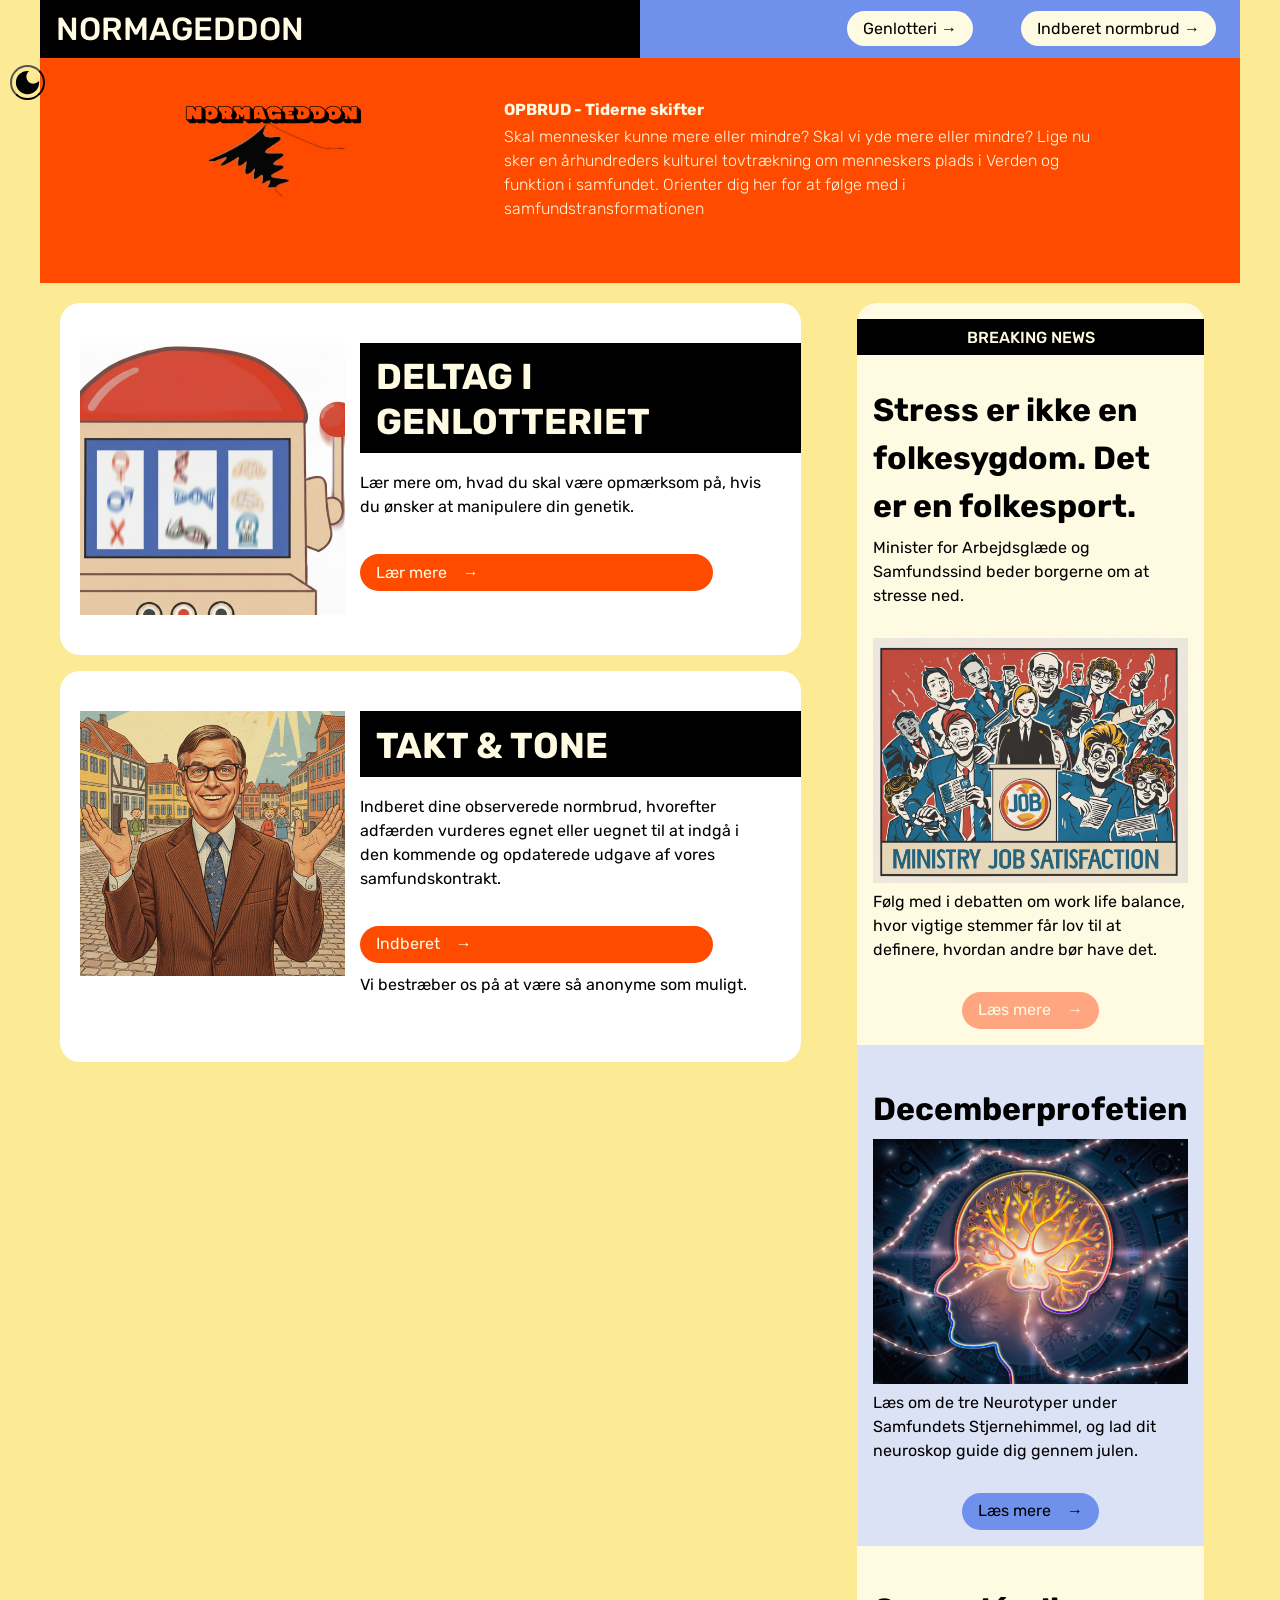
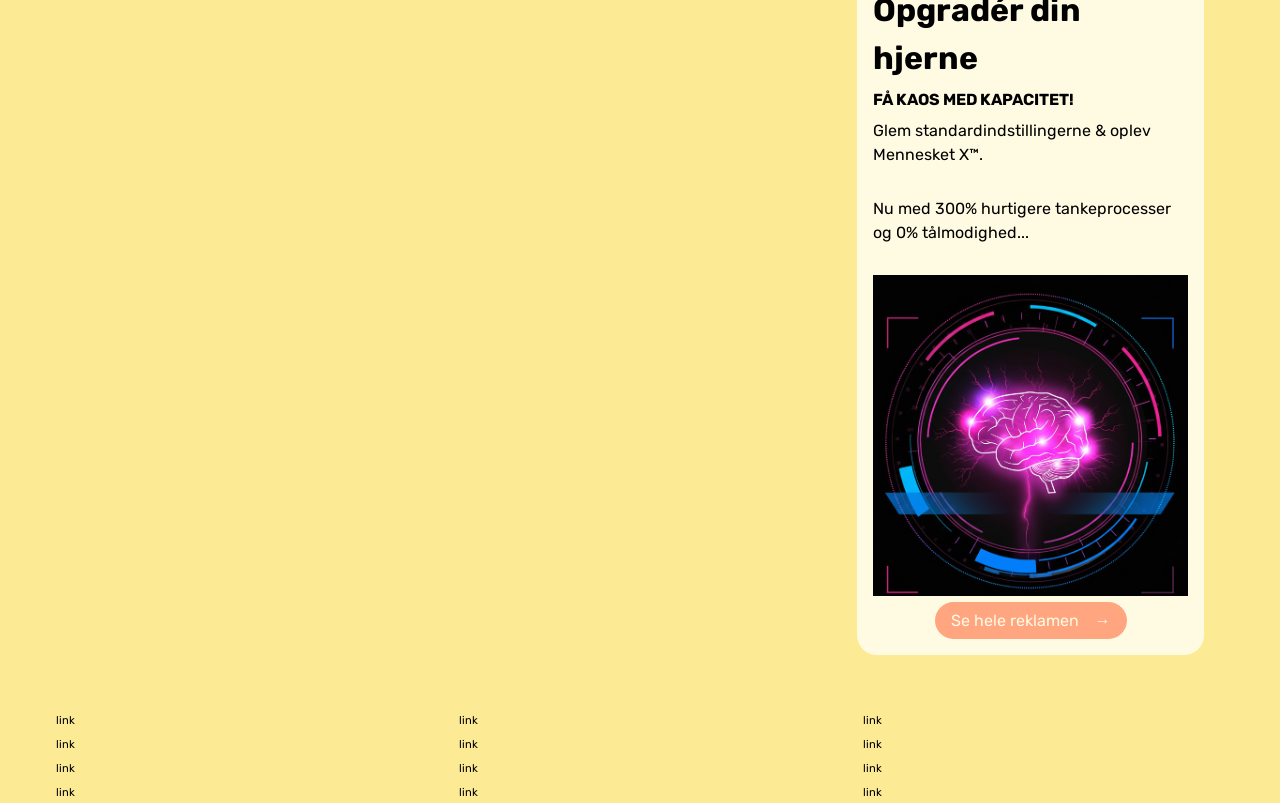
<file: index.html>
<!DOCTYPE html>
<html lang="en">
  <head>
    <meta charset="UTF-8" />
    <meta http-equiv="X-UA-Compatible" content="IE=edge" />
    <meta name="viewport" content="width=device-width, initial-scale=1.0" />
    <link rel="stylesheet" href="css/reset.css" />
    <link rel="stylesheet" href="css/custom.css" />
    <link rel="stylesheet" href="css/fonts.css" />
    <link rel="stylesheet" href="css/general.css" />
    <link rel="stylesheet" href="css/layout.css" />
    <link rel="stylesheet" href="css/burger.css" />
    <link rel="stylesheet" href="css/cards.css" />
    <link rel="icon" type="image/png" href="img/fav.png" />
    <title>Normageddon</title>
  </head>  
  <body id="frontpage">
    <header>
      <nav>
        <div id="logotype-wrapper" class="logo">
          <a href="index.html"> NORMAGEDDON </a>
        </div>
        <ul class="menu">
          <li><a class="menuItem" href="instruction.html">Genlotteri</a></li>
          <li><a class="menuItem" href="register.html">Indberet normbrud</a></li>
        </ul>
        <button class="burger">
          <span class="line"></span>
          <span class="line"></span>
          <span class="line"></span>
        </button>
      </nav>
    </header>
    <button id="theme-switch">
    <svg xmlns="http://www.w3.org/2000/svg" height="24px" viewBox="0 -960 960 960" width="24px" fill="#1f1f1f"><path d="M480-120q-150 0-255-105T120-480q0-150 105-255t255-105q14 0 27.5 1t26.5 3q-41 29-65.5 75.5T444-660q0 90 63 153t153 63q55 0 101-24.5t75-65.5q2 13 3 26.5t1 27.5q0 150-105 255T480-120Z"/></svg>
    <svg xmlns="http://www.w3.org/2000/svg" height="24px" viewBox="0 -960 960 960" width="24px" fill="#1f1f1f"><path d="M480-280q-83 0-141.5-58.5T280-480q0-83 58.5-141.5T480-680q83 0 141.5 58.5T680-480q0 83-58.5 141.5T480-280ZM200-440H40v-80h160v80Zm720 0H760v-80h160v80ZM440-760v-160h80v160h-80Zm0 720v-160h80v160h-80ZM256-650l-101-97 57-59 96 100-52 56Zm492 496-97-101 53-55 101 97-57 59Zm-98-550 97-101 59 57-100 96-56-52ZM154-212l101-97 55 53-97 101-59-57Z"/></svg>
  </button>
    <section id="main-disclamer">
      <div id="main-disclamer-content">
        <img src="img/LOGOpng.png" alt="ICON" />
        <div>
          <h1>OPBRUD - Tiderne skifter</h1>
          <p class="sub">Skal mennesker kunne mere eller mindre? Skal vi yde mere eller mindre? Lige nu sker en århundreders kulturel tovtrækning om menneskers plads i Verden og funktion i samfundet. Orienter dig her for at følge med i samfundstransformationen</p>
        </div>
      </div>
    </section>
    <main>
      <section id="daily">
        <article class="daily_card">
          <img src="img/infografik_img.png" alt="udsnit af en slotmachine" />
          <div class="daily_text">
            <h2>DELTAG I GENLOTTERIET</h2>
            <p>
              Lær mere om, hvad du skal være opmærksom på, hvis du ønsker at manipulere din genetik.
            </p>
            <a href="instruction.html" class="cta_btn">Lær mere</a>
          </div>
        </article>
        
        <article class="daily_card">
          <img src="img/formular_img.png" alt="Mand der slår armene ud i beundring" />
          <div class="daily_text">
            <h2>TAKT & TONE</h2>
            <p>
              Indberet dine observerede normbrud, hvorefter adfærden vurderes egnet eller uegnet til at indgå i den kommende og opdaterede udgave af vores samfundskontrakt.
            </p>
            <a href="register.html" class="cta_btn">Indberet</a>
            <p>Vi bestræber os på at være så anonyme som muligt.</p>
          </div>
        </article>
      </section>
      <section id="breaking">
        <article class="news_card">
          <h3>Stress er ikke en folkesygdom. Det er en folkesport.</h3>
          <p>Minister for Arbejdsglæde og Samfundssind beder borgerne om at stresse ned.</p>
          <img src="img/artikel1.png" alt="news_img" />
          <p>Følg med i debatten om work life balance, hvor vigtige stemmer får lov til at definere, hvordan andre bør have det.</p>
          <button class="cta_btn openModal">Læs mere</button>
        </article>

        <article class="news_card">
          <h3>Decemberprofetien</h3>
          <img src="img/artikel2.png" alt="news_img" />
          <p>Læs om de tre Neurotyper under Samfundets Stjernehimmel, og lad dit neuroskop guide dig gennem julen. </p>
          <button class="cta_btn openModal2">Læs mere</button>
        </article>

        <article class="news_card">
          <h3>Opgradér din hjerne</h3>
          <h4> FÅ KAOS MED KAPACITET! </h4>
          <p>Glem standardindstillingerne & oplev Mennesket X™.</p>
          <p>Nu med 300% hurtigere tankeprocesser og 0% tålmodighed...</p>
          <img src="img/artikel3.png" alt="news_img" />
          <button class="cta_btn openModal3">Se hele reklamen</button>
        </article>
      </section>
    </main>

    <footer>
      <nav class="some">
        <ul>
          <li><a href="">link</a></li>
          <li><a href="">link</a></li>
          <li><a href="">link</a></li>
          <li><a href="">link</a></li>
        </ul>
      </nav>
      <nav class="another">
        <ul>
          <li><a href="">link</a></li>
          <li><a href="">link</a></li>
          <li><a href="">link</a></li>
          <li><a href="">link</a></li>
        </ul>
      </nav>
      <nav class="yetanother">
        <ul>
          <li><a href="">link</a></li>
          <li><a href="">link</a></li>
          <li><a href="">link</a></li>
          <li><a href="">link</a></li>
        </ul>
      </nav>
    </footer>
    <!-- MODAL POPUP -->
<div id="modalOverlay" class="modal_overlay">

    <div class="modal_box">

        <button id="closeModal" class="close_btn">X</button>
        <div class="modal_header">
          <h1 class="popup_title">Stress er ikke en folkesygdom. Det er en folkesport</h1>
        </div>
        
        <p class="popup_subtitle">
          Af Jette Gladriksen, minister for Arbejdsglæde og Samfundssind
        </p>
        

        <img class="popup_img" src="img/artikel1.png" alt="Artikel billede">

        <div class="grid-2">

            <div>
                <h2>Vi taler meget om stress i disse år. For meget, måske</h2>
                <p>Der findes næppe et eneste dansk frokostbord, hvor nogen ikke har erklæret sig “rundt på gulvet.” Men i Danmark står vi sammen — også når det går lidt hurtigt.</p>

                <h2>Jeg vil gerne slå fast: Stress er ikke et tegn på sygdom</h2>
                <p>Det er et tegn på engagement. Det er et udtryk for, at danskerne stadig vil yde, stadig vil bidrage, stadig vil tage ansvar.</p>

                <h2>Selvfølgelig skal vi passe på hinanden</h2>
                <p>Men vi skal også passe på, at omsorgen ikke bliver en sovepude. Travlhed er ikke sygdom.</p>
            </div>

            <div>
                <h2>Vi skal ikke afskaffe stress</h2>
                <p>Vi skal forædle den. Bruge den som energi og som brændstof til vores fælles fremtid.</p>

                <h2>Vi har ikke brug for flere sygemeldinger</h2>
                <p>Danmark har brug for flere, der melder sig klar, ikke flere der melder sig syge.</p>

                <h2>Mennesket er ikke skabt til at gå ned</h2>
                <p>Det er skabt til at stå op. Og netop derfor bør vi genopfinde stress som en ressource, ikke en sygdom. For hvor ville Danmark være i dag, hvis vores forfædre havde sygemeldt sig, hver gang de følte sig pressede?</p>

                <p>Som vi siger i ministeriet: Lev med det.</p>
            </div>
        </div>
    </div>
</div>


<!-- MODAL 2 -->
<div id="modalOverlay2" class="modal_overlay">
  <div class="modal_box">
    <button class="close_btn">X</button>

    <div class="modal_header">
      <h1 class="popup_title">✴ Decemberprofetien ✴</h1>
    </div>

    <img class="popup_img" src="img/artikel2.png" alt="Artikel billede">

    <p class="popup_subtitle">
      Et neuroskop for dem, der ikke tror på stjerner, men som stadig mærker systemets dårlige energi. Find din neurotype og læs hvilken energi december bringer dig. 
    </p>

    <div class="grid-3">
      <div>
        <h2>⚡ Den Brændende Komet ⚡</h2>
        <p>
          Du lyser for stærkt i en måned, hvor alle skal glimte ens. Stigmatiseringen drysses over dig som sne – smukt, men
          kvalmende, når den smelter ind i huden. Marginaliseringen kaldes omsorg: “Pas nu på dig selv,” siger de, mens de
          pakker dig væk i effektivitetens gavepapir. Ekskluderingen er din kalender: alt for fuld, alt for tom.
          Diskriminationen serveres som ros for din energi – men kun, når den kan bruges. Den 23. vil du føle, at din ild
          bliver til kul i systemets pejs. Men vid, at aske også er stof, som universer bygges af.
        </p>
      </div>

      <div>
        <h2>🔷 Den Tavse Arkitekt 🔷</h2>
        <p>
          Du står midt i julebyen, hvor alt flimrer, men intet stemmer. Stigmatiseringen klædes i fløjl: “Du virker lidt
          lukket?” – som om åbenhed var et krav til eksistens. Marginaliseringen er lydløs, men systematisk, præcis som et
          Excel-ark over accept. Ekskluderingen føles som at blive placeret udenfor, selv når du sidder midt i rummet.
          Diskriminationen er strukturel – forklædt som fleksibilitet. Men i mørket, hvor andres ord falmer, står du
          skarpt som en kode, der nægter at lyve. Den 24. bryder du tavsheden – ikke blot med ord, men med sandhed.
        </p>
      </div>

      <div>
        <h2>💼 Den Civiliserede Skygge 💼</h2>
        <p>
          Du bevæger dig gennem december som en reklame for stabilitet. Stigmatiseringen mærkes først, da du indser, at
          normalitet er blevet et museum, du selv vogter. Marginaliseringen er subtil: du bliver den, der taler om
          fællesskab, men ikke længere forstår det. Ekskluderingen føles ny – men det er bare verden, der ikke længere
          danser efter din rytme. Diskriminationen smager af tab af selvfølgelighed. Den 25. vågner du og savner en kamp,
          du aldrig behøvede kæmpe. Universet svarer ikke – det afventer, at du endelig mærker stilheden, som andre kalder overlevelse.</p>
        </div>
      </div>
    </div>
  </div>

  <!-- MODAL 3 -->
<div id="modalOverlay3" class="modal_overlay">
  <div class="modal_box">

    <button class="close_btn">X</button>

    <div class="modal_header">
      <h1 class="popup_title">🔥 BLACK NOVEMBER: OPGRADÉR DIN HJERNE & FÅ KAOS MED KAPACITET! 🔥</h1>
    </div>

    <h2>Glem standardindstillingerne & oplev Mennesket X™.</h2>
    <p>Nu med 300% hurtigere tankeprocesser og 0% tålmodighed.</p>

    <img class="popup_img" src="img/artikel3.png" alt="Reklame billede">

    <div class="modal_content">
      <h2> Multitasking? Nej. Multiversing.</h2>
      <p>Føl alt. Tænk for meget. Gør det alligevel.</p>
         <p>Slip for manualen – intuitionen er indbygget.</p> 
         <p>Kreativitet uden pauseknap. Impuls med integreret innovation.</p>
         <p>Designet til meningsfuld uro og produktiv ekstase.</p>
    

      <h2>Denne model kører på dopamin – ikke disciplin.</h2>
        <p>Tænk hurtigere. Mærk stærkere. Eksistér vildere.</p>
        <p>⚡ Kun i november: Gratis hyperfokus inkluderet ⚡</p>
    </div>
  </div>
</div>


    <script src="js/burger.js"></script>
    <script src="js/main.js"></script>
    <script src="js/darkmode.js" defer></script>
  </body>
</html>
</file>
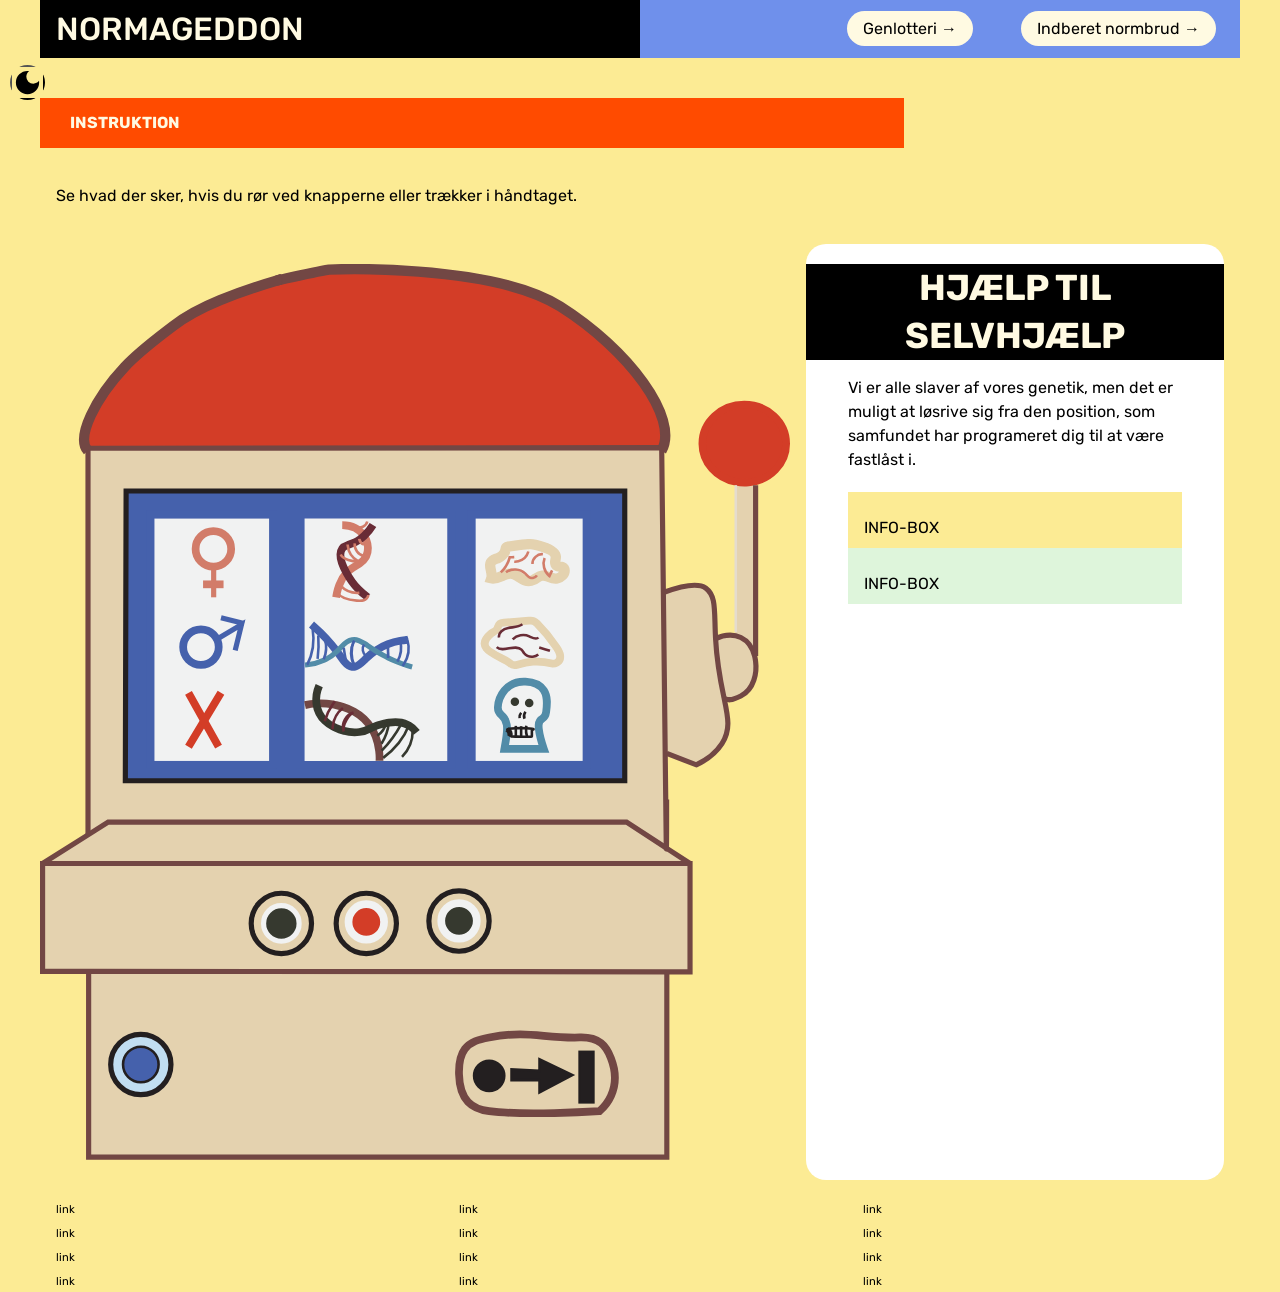
<file: instruction.html>
<!DOCTYPE html>
<html lang="en">
  <head>
    <meta charset="UTF-8" />
    <meta http-equiv="X-UA-Compatible" content="IE=edge" />
    <meta name="viewport" content="width=device-width, initial-scale=1.0" />
    <link rel="stylesheet" href="css/reset.css" />
    <link rel="stylesheet" href="css/custom.css" />
    <link rel="stylesheet" href="css/fonts.css" />
    <link rel="stylesheet" href="css/general.css" />
    <link rel="stylesheet" href="css/layout.css" />
    <link rel="stylesheet" href="css/burger.css" />
    <link rel="stylesheet" href="css/cards.css" />
    <link rel="stylesheet" href="css/infographic.css" />
    <link rel="icon" type="image/png" href="img/fav.png" />
    <title>Normageddon</title>
  </head>
  <body id="instruction">
    <header>
      <nav>
        <div id="logotype-wrapper" class="logo">
          <a href="index.html"> NORMAGEDDON </a>
        </div>
        <ul class="menu">
          <li><a class="menuItem" href="instruction.html">Genlotteri</a></li>
          <li><a class="menuItem" href="register.html">Indberet normbrud</a></li>
        </ul>
        <button class="burger">
          <span class="line"></span>
          <span class="line"></span>
          <span class="line"></span>
        </button>
      </nav>
      <button id="theme-switch">
        <svg xmlns="http://www.w3.org/2000/svg" height="24px" viewBox="0 -960 960 960" width="24px" fill="#1f1f1f"><path d="M480-120q-150 0-255-105T120-480q0-150 105-255t255-105q14 0 27.5 1t26.5 3q-41 29-65.5 75.5T444-660q0 90 63 153t153 63q55 0 101-24.5t75-65.5q2 13 3 26.5t1 27.5q0 150-105 255T480-120Z"/></svg>
        <svg xmlns="http://www.w3.org/2000/svg" height="24px" viewBox="0 -960 960 960" width="24px" fill="#1f1f1f"><path d="M480-280q-83 0-141.5-58.5T280-480q0-83 58.5-141.5T480-680q83 0 141.5 58.5T680-480q0 83-58.5 141.5T480-280ZM200-440H40v-80h160v80Zm720 0H760v-80h160v80ZM440-760v-160h80v160h-80Zm0 720v-160h80v160h-80ZM256-650l-101-97 57-59 96 100-52 56Zm492 496-97-101 53-55 101 97-57 59Zm-98-550 97-101 59 57-100 96-56-52ZM154-212l101-97 55 53-97 101-59-57Z"/></svg>
      </button>
    </header>

    <main>
      <h1>INSTRUKTION</h1>
      <p>Se hvad der sker, hvis du rør ved knapperne eller trækker i håndtaget.</p>
      <section class="info-graphic">
        <svg id="Layer_1" data-name="Layer 1" xmlns="http://www.w3.org/2000/svg" viewBox="0 0 290.56 347.02">
          <defs>
            <style>
              .cls-1, .cls-2, .cls-3, .cls-4, .cls-5, .cls-6, .cls-7, .cls-8, .cls-9, .cls-10, .cls-11, .cls-12, .cls-13, .cls-14, .cls-15, .cls-16, .cls-17, .cls-18, .cls-19, .cls-20, .cls-21, .cls-22, .cls-23, .cls-24 {
                fill: none;
                stroke-miterlimit: 10;
              }
        
              .cls-1, .cls-2, .cls-4, .cls-7, .cls-12, .cls-14, .cls-16, .cls-17, .cls-24 {
                stroke-width: 3px;
              }
        
              .cls-1, .cls-15 {
                stroke: #e4d2af;
              }
        
              .cls-25 {
                fill: #4561ac;
              }
        
              .cls-2 {
                stroke: #d33d27;
              }
        
              .cls-3, .cls-5, .cls-24 {
                stroke: #36392f;
              }
        
              .cls-3, .cls-6, .cls-9, .cls-10, .cls-19, .cls-20, .cls-22 {
                stroke-width: 2px;
              }
        
              .cls-4, .cls-22 {
                stroke: #f1f2f2;
              }
        
              .cls-6, .cls-14, .cls-18 {
                stroke: #724744;
              }
        
              .cls-7, .cls-9, .cls-13 {
                stroke: #d27c69;
              }
        
              .cls-8 {
                stroke: #e5dcce;
              }
        
              .cls-26 {
                fill: #f1f2f2;
              }
        
              .cls-27 {
                fill: #231f20;
              }
        
              .cls-10, .cls-11, .cls-12 {
                stroke: #4561ac;
              }
        
              .cls-15, .cls-18 {
                stroke-width: 4px;
              }
        
              .cls-16, .cls-20 {
                stroke: #528ca8;
              }
        
              .cls-28 {
                fill: #d33d27;
              }
        
              .cls-17, .cls-23 {
                stroke: #692c36;
              }
        
              .cls-19, .cls-21 {
                stroke: #231f20;
              }
        
              .cls-29 {
                fill: #36392f;
              }
        
              .cls-30 {
                fill: #c1def2;
              }
        
              .cls-31 {
                fill: #e4d2af;
              }
            </style>
          </defs>
          <g id="_Background_" data-name="&amp;lt;Background&amp;gt;">
            <path class="cls-28" d="M272.84,54.49c8.96,0,16.22,6.76,16.22,15.1,0,7.82-6.38,14.25-14.56,15.02-.55.05-1.1.08-1.66.08-1.12,0-2.21-.11-3.27-.31-7.38-1.4-12.95-7.49-12.95-14.79,0-8.34,7.27-15.1,16.22-15.1Z"/>
            <path class="cls-31" d="M277.24,154.02c.54,4.05-.45,10.66-5.73,13.33-4.36,2.21-5.17,1.42-6.01,1.07l-.41.08c-1.19-5.6-2.79-12.86-3.36-23.3.37-.2,2.72-1.45,5.66-1.45,1.3,0,2.71.25,4.12.93,3.45,1.67,4.8,4.97,5.36,7.27.22.89.31,1.64.37,2.07h0Z"/>
            <path class="cls-31" d="M277.24,85.69v66.2l-.37.06c-.56-2.3-1.91-5.6-5.36-7.27-1.41-.68-2.82-.93-4.12-.93l2.16-1.13v-56.93l.02-1.31c1.06.2,2.15.31,3.27.31.56,0,1.11-.03,1.66-.08,0,0,2.74,1.08,2.74,1.08Z"/>
            <path class="cls-31" d="M265.09,168.5c1.6,7.52,2.46,12.07-.89,17.35-1.43,2.25-4.2,5.55-9.96,8.17-3.81-1.49-7.62-2.97-11.43-4.45h-.6l-.71-62.29c3.86-1.42,12.52-4.54,16.42-1.71,4.2,3.05,3.22,8.8,3.81,19.63.57,10.44,2.17,17.7,3.36,23.3h0Z"/>
            <path class="cls-31" d="M251.83,232.24v41.98h-8.99l-224-.19H1v-41.79h250.83ZM174.01,254.56c0-6.45-5.23-11.68-11.68-11.68s-11.68,5.23-11.68,11.68,5.23,11.68,11.68,11.68,11.68-5.23,11.68-11.68h0ZM138.09,255.48c0-6.46-5.23-11.69-11.68-11.69s-11.68,5.23-11.68,11.69,5.23,11.68,11.68,11.68,11.68-5.23,11.68-11.68h0ZM105.19,255.48c0-6.46-5.23-11.69-11.69-11.69s-11.68,5.23-11.68,11.69,5.23,11.68,11.68,11.68,11.69-5.23,11.69-11.68h0Z"/>
            <path class="cls-31" d="M251.83,232.24H1l17.75-11.18,7.66-4.82h200.83l15.39,10.01v.18c.02.31.04.23.05-.15l9.15,5.96h0Z"/>
            <path class="cls-31" d="M242.84,274.22v71.8H18.84v-71.99l224,.18h0ZM221.21,322.3c3.04-6.76.51-13.27,0-14.58-.69-1.79-1.61-4.14-3.85-5.9-3.02-2.36-6.58-2.22-8.3-2.17-14.67.4-19.27-2.93-35.05,0-4.09.76-7.24,1.63-9.39,4.45-2.45,3.21-2.35,7.3-2.29,9.74.06,2.2.19,7.25,3.47,10.74,2.61,2.78,6.07,3.35,8.21,3.62,13.39,1.72,39.63.19,42.75,0,2.55-2.18,3.83-4.52,4.45-5.9ZM50.74,310.12c0-6.46-5.23-11.69-11.68-11.69s-11.68,5.23-11.68,11.69,5.23,11.68,11.68,11.68,11.68-5.23,11.68-11.68Z"/>
            <path class="cls-31" d="M242.63,226.25l.05.03c0,.38-.03.46-.05.15v-.18Z"/>
            <path class="cls-31" d="M241.5,127.28l.71,62.3.42,36.67-15.39-10.01H26.41l-7.66,4.82-.15-.23V71.37l222.26-.2v1.04s.64,55.07.64,55.07ZM226.54,200.2v-112.26H33.36l-.3,112.26h193.48Z"/>
            <path class="cls-25" d="M226.54,87.94v112.26H33.06l.3-112.26s193.18,0,193.18,0ZM211.73,194.02v-96.89h-44.45v96.89h44.45ZM159.28,194.02v-96.89h-58.28v96.89h58.28ZM90.25,194.02v-96.89h-47.41v96.89h47.41Z"/>
            <rect class="cls-27" x="209.06" y="305.23" width="5.33" height="19.55"/>
            <path class="cls-26" d="M211.73,97.13v96.89h-44.45v-96.89s44.45,0,44.45,0ZM200.32,121.83c1.68-.34,2.96-1.68,2.93-3.07-.02-.54-.28-1.15-.9-1.38-.53-.2-1.17-.08-1.72-.25-.19-.06-.35-.15-.48-.26-.44-.35-.61-.93-.58-1.46.04-.68.32-1.35.27-2.03-.15-1.95-2.79-3.06-5.06-3.79-1.54-.5-3.13-1.01-4.79-1.06-.3-.01-.59-.01-.88,0-.74.03-1.47.13-2.19.23-1.89.25-3.78.51-5.67.76-.16.03-.32.05-.46.12-.35.17-.38.56-.42.88-.11.87-.57,1.7-1.27,2.37-.42.39-.93.72-1.51.98-.78.34-1.67.53-2.3,1.01-2.17,1.64.34,4.6-.45,6.91,1.52.39,2.95-.38,4.43-1.03.49-.22.98-.42,1.49-.56.53-.16,1.08-.25,1.64-.21,2.66.16,4.27,2.94,6.93,2.9.68-.01,1.26-.2,1.79-.47,1.17-.6,2.11-1.56,3.44-1.69.9-.09,1.65.17,2.39.46,1.03.42,2.03.9,3.37.63h0ZM200.26,154.43c1-.54,1.4-1.79,1.24-2.9-.16-1.1-.77-2.08-1.39-3.01-2.21-3.3-4.74-6.39-7.55-9.21-.39-.39-.81-.79-1.33-.99-.57-.22-1.2-.18-1.81-.13l-9.81.75c-.52.04-1.09.09-1.5.42-.64.5-.67,1.44-1.1,2.13-.52.84-1.6,1.14-2.35,1.78-7.5,6.38,4.7,8.7,7.57,11.51.67.66,1.84.73,2.74.46,1.92-.57,3.9-1.03,6.07-1.17,2.2-.15,4.59.02,7.3.72.64.16,1.34-.05,1.92-.36h0ZM196.09,173.53c.35-2.65.75-5.78-.89-8.31-2.06-3.16-5.98-3.34-7.12-3.39-.8-.04-5.12-.24-8.17,3.39-.36.43-2.4,2.93-2.53,6.57s2.68,2.1,3.44,6.69c.09.52.12,1.13.1,1.79-.04,2.75-.81,6.34-1.01,7.59h15.29c-.43-1.24-1.64-4.92-1.95-7.73-.06-.6-.09-1.16-.05-1.65.23-3.25,2.41-1.27,2.89-4.95h0Z"/>
            <polygon class="cls-27" points="206.23 314.24 193.52 320.92 193.52 316.19 182.68 316.19 182.68 312.02 193.52 312.57 193.52 308.12 206.23 314.24"/>
            <path class="cls-26" d="M197.37,120.9l1.02-2.22,1.76-1.81c.13.11.29.2.48.26.55.17,1.19.05,1.72.25.62.23.88.84.9,1.38.03,1.39-1.25,2.73-2.93,3.07-1.34.27-2.34-.21-3.37-.63l.34-.37s.05.05.08.07Z"/>
            <path class="cls-26" d="M198.34,154.79c-2.71-.7-5.1-.87-7.3-.72l-.14-1.91c.78-.07,1.54-.36,2.13-.88l.37-2.7c1.39.42,2.77.84,4.16,1.25l2.55-1.31c.62.93,1.23,1.91,1.39,3.01.16,1.11-.24,2.36-1.24,2.9-.58.31-1.28.52-1.92.36h0Z"/>
            <path class="cls-26" d="M194.56,120.74c-1.33.13-2.27,1.09-3.44,1.69l-.15-.81c-.39.07-.8.03-1.17-.13-.76-.32-1.27-1.04-1.87-1.61-1.94-1.85-5.24-2.06-7.4-.46l.23.79c-.51.14-1,.34-1.49.56l-.75-1.29c1.66-1.58,2.87-3.63,3.45-5.85.59-.02,1.17-.04,1.76-.06l1.58,1.61c1.82-.49,3.39-1.96,3.88-3.8l-.08-2.84c.29-.02.58-.02.88,0,1.66.05,3.25.56,4.79,1.06,2.27.73,4.91,1.84,5.06,3.79.05.68-.23,1.35-.27,2.03-.03.53.14,1.11.58,1.46l-1.76,1.81-1.02,2.22s-.06-.05-.08-.07l-.34.37c-.74-.29-1.49-.55-2.39-.46h0Z"/>
            <circle class="cls-29" cx="189.52" cy="170.09" r=".67"/>
            <path class="cls-26" d="M188.69,183.15c-.34-1.09-.47-2.2-.38-3.3,1.94.08,3.35.26,2.73.53-.11.04-.26.09-.48.14v2.48c0,.24-.72.17-1.22.16h-.65Z"/>
            <path class="cls-26" d="M189.11,108.54l.08,2.84c-.49,1.84-2.06,3.31-3.88,3.8l-1.58-1.61c-.59.02-1.17.04-1.76.06l-2.87-.73c.7-.67,1.16-1.5,1.27-2.37.04-.32.07-.71.42-.88.14-.07.3-.09.46-.12,1.89-.25,3.78-.51,5.67-.76.72-.1,1.45-.2,2.19-.23h0Z"/>
            <path class="cls-26" d="M186.4,183.03v-3.22c.66,0,1.31.02,1.91.04-.09,1.1.04,2.21.38,3.3-.76,0-1.53-.02-2.29-.03v-.09h0Z"/>
            <path class="cls-26" d="M186.4,183.03v.09c-.69,0-1.37-.02-2.06-.03v-3.25c.66-.02,1.36-.03,2.06-.03v3.22Z"/>
            <circle class="cls-29" cx="183.98" cy="169.56" r="1.14"/>
            <path class="cls-31" d="M209.06,305.23v19.55h5.33v-19.55h-5.33ZM174.01,320.36c3.23,0,5.85-2.61,5.85-5.84s-2.62-5.84-5.85-5.84-5.84,2.62-5.84,5.84,2.62,5.84,5.84,5.84ZM182.68,312.02v4.17h10.84v4.73l12.71-6.68-12.71-6.12v4.45l-10.84-.55h0ZM221.21,307.72c.51,1.31,3.04,7.82,0,14.58-.62,1.38-1.9,3.72-4.45,5.9-3.12.19-29.36,1.72-42.75,0-2.14-.27-5.6-.84-8.21-3.62-3.28-3.49-3.41-8.54-3.47-10.74-.06-2.44-.16-6.53,2.29-9.74,2.15-2.82,5.3-3.69,9.39-4.45,15.78-2.93,20.38.4,35.05,0,1.72-.05,5.28-.19,8.3,2.17,2.24,1.76,3.16,4.11,3.85,5.9Z"/>
            <path class="cls-26" d="M186.4,179.81c-.7,0-1.4,0-2.06.03-1.79.06-3.24.2-3.31.45l-.02-.02h-.09c.02-.66,0-1.27-.1-1.79-.76-4.59-3.57-3.05-3.44-6.69s2.17-6.14,2.53-6.57c3.05-3.63,7.37-3.43,8.17-3.39,1.14.05,5.06.23,7.12,3.39,1.64,2.53,1.24,5.66.89,8.31-.48,3.68-2.66,1.7-2.89,4.95-.04.49,0,1.05.05,1.65l-2.21.25c.62-.27-.79-.45-2.73-.53-.6-.02-1.25-.04-1.91-.04h0ZM188.85,170.09c0,.37.3.67.67.67s.67-.3.67-.67-.3-.67-.67-.67-.67.3-.67.67ZM185.12,169.56c0-.63-.51-1.14-1.14-1.14s-1.14.51-1.14,1.14.51,1.14,1.14,1.14,1.14-.51,1.14-1.14Z"/>
            <path class="cls-26" d="M180.53,119.42c2.16-1.6,5.46-1.39,7.4.46.6.57,1.11,1.29,1.87,1.61.37.16.78.2,1.17.13l.15.81c-.53.27-1.11.46-1.79.47-2.66.04-4.27-2.74-6.93-2.9-.56-.04-1.11.05-1.64.21,0,0-.23-.79-.23-.79Z"/>
            <path class="cls-26" d="M181.97,113.63c-.58,2.22-1.79,4.27-3.45,5.85l.75,1.29c-1.48.65-2.91,1.42-4.43,1.03.79-2.31-1.72-5.27.45-6.91.63-.48,1.52-.67,2.3-1.01.58-.26,1.09-.59,1.51-.98l2.87.73Z"/>
            <path class="cls-26" d="M179.61,138.94l9.81-.75c.61-.05,1.24-.09,1.81.13.52.2.94.6,1.33.99,2.81,2.82,5.34,5.91,7.55,9.21l-2.55,1.31c-1.39-.41-2.77-.83-4.16-1.25l-.37,2.7c-.59.52-1.35.81-2.13.88l.14,1.91c-2.17.14-4.15.6-6.07,1.17-.9.27-2.07.2-2.74-.46-2.87-2.81-15.07-5.13-7.57-11.51.75-.64,1.83-.94,2.35-1.78.43-.69.46-1.63,1.1-2.13.41-.33.98-.38,1.5-.42h0Z"/>
            <path class="cls-26" d="M181.03,180.29c.1.08.19.16.27.24-.22-.09-.3-.17-.27-.24Z"/>
            <path class="cls-26" d="M179.91,187.86c.2-1.25.97-4.84,1.01-7.59h.09l.02.02c-.03.07.05.15.27.24-.08-.08-.17-.16-.27-.24.07-.25,1.52-.39,3.31-.45v3.25c.69,0,1.37.02,2.06.03.76,0,1.53.02,2.29.03h.65c.5,0,1.22.08,1.22-.16v-2.48c.22-.05.37-.1.48-.14l2.21-.25c.31,2.81,1.52,6.49,1.95,7.73h-15.29,0Z"/>
            <path class="cls-27" d="M179.86,314.52c0,3.23-2.62,5.84-5.85,5.84s-5.84-2.61-5.84-5.84,2.62-5.84,5.84-5.84,5.85,2.62,5.85,5.84Z"/>
            <path class="cls-31" d="M162.33,242.88c6.45,0,11.68,5.23,11.68,11.68s-5.23,11.68-11.68,11.68-11.68-5.23-11.68-11.68,5.23-11.68,11.68-11.68h0ZM169.22,254.48c0-3.81-3.08-6.89-6.89-6.89s-6.89,3.08-6.89,6.89,3.09,6.88,6.89,6.88,6.89-3.08,6.89-6.88h0Z"/>
            <path class="cls-29" d="M162.33,247.59c3.81,0,6.89,3.08,6.89,6.89s-3.08,6.88-6.89,6.88-6.89-3.08-6.89-6.88,3.09-6.89,6.89-6.89h0Z"/>
            <path class="cls-26" d="M142.32,145.57c.94,3.17.41,6.76-1.42,9.53-.78-.27-1.62-.58-2.5-.94l.05-.11c1.39-2.43,1.78-5.41,1.07-8.11,1-.18,1.94-.29,2.8-.37h0Z"/>
            <path class="cls-26" d="M142.83,178.88c-1.75,4.57-5.16,8.87-9.87,12.45l-1.41.02c0-.7-.04-1.62-.17-2.69l1.01-.11c2.97-3.05,5.5-6.5,7.49-10.22.1-.18.13-.43.11-.66.77.16,1.55.41,2.33.79.2.1.39.2.57.31l-.06.11h0Z"/>
            <path class="cls-26" d="M139.52,145.94c.71,2.7.32,5.68-1.07,8.11l-.05.11c-1.11-.45-2.31-.97-3.55-1.58.15-1.48.07-2.02,0-2.56v-2.67l-.04-.09c1.64-.63,3.24-1.05,4.72-1.32Z"/>
            <path class="cls-31" d="M126.41,243.79c6.45,0,11.68,5.23,11.68,11.69s-5.23,11.68-11.68,11.68-11.68-5.23-11.68-11.68,5.23-11.69,11.68-11.69h0ZM133.3,254.9c0-3.8-3.08-6.88-6.89-6.88s-6.89,3.08-6.89,6.88,3.09,6.89,6.89,6.89,6.89-3.08,6.89-6.89h0Z"/>
            <path class="cls-26" d="M134.84,150.02c.08.54.16,1.08,0,2.56h0v-2.56Z"/>
            <path class="cls-26" d="M134.85,152.58s0,.07,0,.1v-.1h0Z"/>
            <path class="cls-26" d="M134.84,147.35v2.67c-.08-.56-.16-1.12,0-2.67Z"/>
            <path class="cls-26" d="M134.84,147.35c-.16,1.55-.08,2.11,0,2.67v2.56c-.51-.25-1.02-.51-1.54-.79-1.29-.68-2.4-1.34-3.38-1.95.07-.06.15-.11.22-.16,1.55-1.04,3.12-1.83,4.66-2.42l.04.09Z"/>
            <path class="cls-26" d="M133.3,178.02c.24-.05.48-.1.73-.14-.36,1.85-1.56,3.6-3.36,4.9l-.65.25c-.42-1.09-.96-2.21-1.63-3.3,1.12-.59,2.45-1.21,4.91-1.71h0Z"/>
            <path class="cls-26" d="M139.99,177.67c.02.23,0,.48-.11.66-1.99,3.72-4.52,7.17-7.49,10.22l-1.01.11c-.19-1.63-.58-3.59-1.36-5.63l.65-.25c1.8-1.3,3-3.05,3.36-4.9.36-.07.73-.14,1.11-.2,1.51-.24,3.16-.36,4.85,0h0Z"/>
            <path class="cls-28" d="M126.41,248.02c3.81,0,6.89,3.08,6.89,6.88s-3.08,6.89-6.89,6.89-6.89-3.08-6.89-6.89,3.09-6.88,6.89-6.88Z"/>
            <path class="cls-26" d="M110.37,176.97c1.02.98,2.11,1.67,3.05,2.17.49.27.94.48,1.31.66.52.25,1.52.69,2.87,1.05.02.08.04.15.07.22-.02-.07-.04-.14-.05-.21,1.62.43,3.73.74,6.13.46,2.29-.27,3.32-.89,4.64-1.59.67,1.09,1.21,2.21,1.63,3.3.78,2.04,1.17,4,1.36,5.63.13,1.07.16,1.99.17,2.69,0,.46,0,.83-.02,1.07v1.6h-30.53v-23.12h1.66c1.1-.25,2.61-.52,4.42-.63.12,1.2.45,2.48,1.09,3.75.61,1.2,1.38,2.17,2.2,2.95h0Z"/>
            <path class="cls-26" d="M128.39,179.73c-1.32.7-2.35,1.32-4.64,1.59-2.4.28-4.51-.03-6.13-.46-.41-2.15,1.86-6.32,3.83-7.06l.23-.42c1.31.72,2.64,1.65,3.89,2.86,1.14,1.1,2.06,2.28,2.82,3.49h0Z"/>
            <path class="cls-26" d="M129.92,149.84c-1.29.89-2.34,1.81-3.26,2.67l-.34-.62c-1.35-1.01-1.71-3.11-.77-4.51l.32-.25c1.1.73,2.38,1.65,4.05,2.71h0Z"/>
            <path class="cls-26" d="M121.93,108.24l-.15-.31c.09-.05.18-.09.28-.14.6-.3,1.16-.63,1.68-1,.67-.44,1.28-.93,1.83-1.44.35.48.62,1,.84,1.55.18.46,1.28,3.34,0,6.23-.08.19-.17.37-.27.54l-.63-.55c-2.18-.43-3.82-2.68-3.58-4.88Z"/>
            <path class="cls-26" d="M125.55,147.38c-.94,1.4-.58,3.5.77,4.51l.34.62c-1.82,1.71-3.09,3.14-4.62,3.5-.12-.17-.22-.35-.31-.53-.02,0-.02-.02-.02-.03-1.24-2.54-1.31-6.69-.2-9.09.08-.16.15-.32.24-.46v-.4c1.41.02,2.6.64,4.12,1.63l-.32.25Z"/>
            <path class="cls-26" d="M115.08,127.25c1.4,2.35,4.81,2.95,7.67,3.17.92.07,1.87.13,2.75-.17.6-.21,1.15-.64,1.43-1.19-.97-.68-2.24-1.67-3.57-3.03-.82-.83-1.67-1.81-2.48-2.93-.23-.31-1.19-1.65-2.16-3.4.27-.3.54-.56.8-.8,1.55-1.4,3.11-2.09,4.42-2.96.87-.58,1.63-1.25,2.2-2.27.1-.17.19-.35.27-.54,1.28-2.89.18-5.77,0-6.23-.22-.55-.49-1.07-.84-1.55-.55.51-1.16,1-1.83,1.44-.52.37-1.08.7-1.68,1-.1.05-.19.09-.28.14-1.07.51-1.91.76-2.59.97-.92.29-1.56.53-2.1,1.29-.47.66-.69,1.47-.71,2.34-.06,2.27,1.16,5.03,2.34,7.17-.99,1.08-2,2.57-2.8,4.67-.32.85-.61,1.81-.84,2.88h0ZM139.99,177.67c-1.69-.35-3.34-.23-4.85,0-.38.06-.75.13-1.11.2-.25.04-.49.09-.73.14-2.46.5-3.79,1.12-4.91,1.71-.76-1.21-1.68-2.39-2.82-3.49-1.25-1.21-2.58-2.14-3.89-2.86-1.48-.82-2.94-1.37-4.21-1.76-1.07-.33-2.01-.55-2.74-.72-.46-.11-.92-.2-1.37-.28-2.33-.4-4.46-.46-6.28-.35-1.81.11-3.32.38-4.42.63h-1.66v-73.77h58.28v96.89h-27.75v-1.6c0-.24.02-.61.02-1.07l1.41-.02c4.71-3.58,8.12-7.88,9.87-12.45l.06-.11c-.18-.11-.37-.21-.57-.31-.78-.38-1.56-.63-2.33-.79h0ZM103.51,155.27c1.75-.17,4.09-.63,6.57-1.78.25-.11.51-.23.76-.36,1.86-.96,3.17-2.02,4.2-3.03,1.31,1.75,2.21,3.14,3.03,4.15.89,1.08,1.69,1.71,2.81,1.84.4.05.78.02,1.14-.07.14.22.29.42.45.6-.15-.2-.3-.4-.43-.61,1.53-.36,2.8-1.79,4.62-3.5.92-.86,1.97-1.78,3.26-2.67.98.61,2.09,1.27,3.38,1.95.52.28,1.03.54,1.54.79v.1s0-.07,0-.1c1.24.61,2.44,1.13,3.55,1.58.88.36,1.72.67,2.5.94,1.83-2.77,2.36-6.36,1.42-9.53-.86.08-1.8.19-2.8.37-1.48.27-3.08.69-4.72,1.32-1.54.59-3.11,1.38-4.66,2.42-.07.05-.15.1-.22.16-1.67-1.06-2.95-1.98-4.05-2.71-1.52-.99-2.71-1.61-4.11-1.63-.28,0-.57.02-.88.07-1.94.3-2.98,1.43-4.28,2.87-.47.52-.97,1.08-1.56,1.66-.1-.14-.2-.28-.31-.42-.99-1.31-2.25-2.86-3.83-4.56-1.37-1.48-2.99-3.08-4.88-4.73l-.4.98c.78,4.72.01,9.77-2.11,13.9h0Z"/>
            <path class="cls-26" d="M123.42,127.41c-2.63.15-5.3-.94-7.08-2.88l-.42-.16c.8-2.1,1.81-3.59,2.8-4.67.97,1.75,1.93,3.09,2.16,3.4.81,1.12,1.66,2.1,2.48,2.93,0,0,.06,1.38.06,1.38Z"/>
            <path class="cls-26" d="M122.04,156.01c.13.21.28.41.43.61-.16-.18-.31-.38-.45-.6.01,0,.02,0,.02,0Z"/>
            <path class="cls-26" d="M123.42,127.41l-.06-1.38c1.33,1.36,2.6,2.35,3.57,3.03-.28.55-.83.98-1.43,1.19-.88.3-1.83.24-2.75.17-2.86-.22-6.27-.82-7.67-3.17.23-1.07.52-2.03.84-2.88l.42.16c1.78,1.94,4.45,3.03,7.08,2.88h0Z"/>
            <path class="cls-26" d="M122.02,156.02c-.1-.17-.2-.35-.29-.54.09.18.19.36.31.53,0,0-.01,0-.02,0Z"/>
            <path class="cls-26" d="M123.36,115.21c-2.32-1.24-3.93-3.7-4.17-6.31.68-.21,1.52-.46,2.59-.97l.15.31c-.24,2.2,1.4,4.45,3.58,4.88l.63.55c-.57,1.02-1.33,1.69-2.2,2.27,0,0-.58-.73-.58-.73Z"/>
            <path class="cls-26" d="M121.51,146.36c-1.11,2.4-1.04,6.55.2,9.09-1.53-2.75-1.63-6.27-.2-9.09Z"/>
            <path class="cls-26" d="M121.51,146.36c-1.43,2.82-1.33,6.34.2,9.09,0,0,0,.02.02.03.09.19.19.37.29.54-.36.09-.74.12-1.14.07-1.12-.13-1.92-.76-2.81-1.84l.46-.26c-.29-1.78-.59-3.55-.88-5.33l-1.05-.22c1.3-1.44,2.34-2.57,4.28-2.87.31-.05.6-.07.88-.07v.4c-.1.14-.17.3-.25.46Z"/>
            <path class="cls-26" d="M117.6,180.85c-.91-2.85.94-6.29,3.85-7.05-1.97.74-4.24,4.91-3.83,7.06-.01,0-.02,0-.02,0Z"/>
            <path class="cls-26" d="M117.47,171.62c1.27.39,2.73.94,4.21,1.76l-.23.42c-2.91.76-4.76,4.2-3.85,7.05-1.35-.36-2.35-.8-2.87-1.05-.37-.18-.82-.39-1.31-.66.31-2.76,1.74-5.39,3.93-7.1l.12-.42h0Z"/>
            <path class="cls-26" d="M116.38,112.53c.02-.87.24-1.68.71-2.34.54-.76,1.18-1,2.1-1.29.24,2.61,1.85,5.07,4.17,6.31-2.27.03-5.9-.63-6.86-2.68,0,0-.12,0-.12,0Z"/>
            <path class="cls-26" d="M117.65,148.66c.29,1.78.59,3.55.88,5.33l-.46.26c-.82-1.01-1.72-2.4-3.03-4.15.59-.58,1.09-1.14,1.56-1.66l1.05.22Z"/>
            <path class="cls-26" d="M117.62,180.86c.01.07.03.14.05.21-.03-.07-.05-.14-.07-.22t.02,0Z"/>
            <path class="cls-26" d="M117.47,171.62l-.12.42c-2.19,1.71-3.62,4.34-3.93,7.1-.94-.5-2.03-1.19-3.05-2.17.63-2.27,1.65-4.42,2.99-6.35.45.08.91.17,1.37.28.73.17,1.67.39,2.74.72Z"/>
            <path class="cls-26" d="M116.5,112.53c.96,2.05,4.59,2.71,6.86,2.68l.58.73c-1.31.87-2.87,1.56-4.42,2.96-.26.24-.53.5-.8.8-1.18-2.14-2.4-4.9-2.34-7.17,0,0,.12,0,.12,0Z"/>
            <path class="cls-26" d="M110.84,153.13c-.25.13-.51.25-.76.36l-.18-.38c1.03-2.36,1.22-5.07.53-7.55l.47-.44c1.58,1.7,2.84,3.25,3.83,4.56.11.14.21.28.31.42-1.03,1.01-2.34,2.07-4.2,3.03h0Z"/>
            <path class="cls-26" d="M113.36,170.62c-1.34,1.93-2.36,4.08-2.99,6.35-.82-.78-1.59-1.75-2.2-2.95-.64-1.27-.97-2.55-1.09-3.75,1.82-.11,3.95-.05,6.28.35h0Z"/>
            <path class="cls-26" d="M103.51,155.27c2.12-4.13,2.89-9.18,2.11-13.9l.4-.98c1.89,1.65,3.51,3.25,4.88,4.73l-.47.44c.69,2.48.5,5.19-.53,7.55l.18.38c-2.48,1.15-4.82,1.61-6.57,1.78h0Z"/>
            <path class="cls-31" d="M93.5,243.79c6.46,0,11.69,5.23,11.69,11.69s-5.23,11.68-11.69,11.68-11.68-5.23-11.68-11.68,5.23-11.69,11.68-11.69h0ZM100.39,255.48c0-3.81-3.08-6.89-6.89-6.89s-6.88,3.08-6.88,6.89,3.08,6.88,6.88,6.88,6.89-3.08,6.89-6.88h0Z"/>
            <path class="cls-29" d="M93.5,248.59c3.81,0,6.89,3.08,6.89,6.89s-3.08,6.88-6.89,6.88-6.88-3.08-6.88-6.88,3.08-6.89,6.88-6.89h0Z"/>
            <path class="cls-28" d="M93.2,5.99c.1-.03.18-.05.24-.06-.17.05-.58.17-1.22.35h-.04c-.42.09-.14.01,1.02-.3h0Z"/>
            <path class="cls-26" d="M67.28,117.26c3.76-.05,6.78-3.11,6.78-6.88s-3.08-6.89-6.89-6.89-6.89,3.09-6.89,6.89,3.09,6.89,6.89,6.89c.04,0,.07,0,.11-.01ZM69.24,148.41c0-3.81-3.08-6.89-6.89-6.89s-6.89,3.08-6.89,6.89,3.09,6.89,6.89,6.89,6.89-3.09,6.89-6.89ZM90.25,97.13v96.89h-47.41v-96.89s47.41,0,47.41,0Z"/>
            <path class="cls-26" d="M67.28,117.26s-.07.01-.11.01c-3.8,0-6.89-3.08-6.89-6.89s3.09-6.89,6.89-6.89,6.89,3.09,6.89,6.89-3.02,6.83-6.78,6.88Z"/>
            <circle class="cls-26" cx="62.35" cy="148.41" r="6.89"/>
            <path class="cls-30" d="M39.06,298.43c6.45,0,11.68,5.23,11.68,11.69s-5.23,11.68-11.68,11.68-11.68-5.23-11.68-11.68,5.23-11.69,11.68-11.69ZM45.95,310.12c0-3.81-3.08-6.89-6.89-6.89s-6.89,3.08-6.89,6.89,3.09,6.88,6.89,6.88,6.89-3.08,6.89-6.88Z"/>
            <path class="cls-25" d="M39.06,303.23c3.81,0,6.89,3.08,6.89,6.89s-3.08,6.88-6.89,6.88-6.89-3.08-6.89-6.88,3.09-6.89,6.89-6.89Z"/>
            <path class="cls-28" d="M18.51,72.42c-4.7-5.29,3.09-20.59,14.25-32.48,6-6.39,13.59-11.86,18.76-15.87s13.32-8.04,18.29-10.07c9.32-3.82,18.91-6.7,22.37-7.71h.04c1.84-.37,13.69-3.17,19.76-4.13,0,0,62.73-2.62,89.52,14.27,26.63,16.8,46.16,43.26,39.37,55.79v-1.04l-222.27.2v1.05h-.09,0Z"/>
          </g>
          <g id="_Display_" data-name=" Display ">
            <polygon class="cls-6" points="251.83 232.24 1 232.24 1 274.02 18.84 274.03 242.84 274.21 251.83 274.22 251.83 232.24"/>
            <polyline class="cls-6" points="251.83 232.24 242.68 226.28 242.63 226.25 227.24 216.24 26.41 216.24 18.75 221.06 1 232.24"/>
            <polyline class="cls-6" points="18.84 274.22 18.84 346.02 242.84 346.02 242.84 274.22"/>
            <path class="cls-6" d="M18.6,220.83V71.37l222.26-.2v1.04l.64,55.07.71,62.3.42,36.67v.18c.02.31.04.23.05-.15.09-2.57.07-18.81.07-18.81"/>
            <polygon class="cls-19" points="33.36 87.94 226.54 87.94 226.54 200.2 33.06 200.2 33.36 87.94"/>
            <rect class="cls-12" x="42.84" y="97.13" width="47.41" height="96.89"/>
            <polygon class="cls-12" points="101 170.9 101 97.13 159.28 97.13 159.28 194.02 131.53 194.02 101 194.02 101 170.9"/>
            <rect class="cls-12" x="167.28" y="97.13" width="44.45" height="96.89"/>
            <path class="cls-18" d="M92.22,6.28c1.84-.37,13.69-3.17,19.76-4.13,0,0,62.73-2.62,89.52,14.27,26.63,16.8,46.16,43.26,39.37,55.79-.03.07-.07.14-.11.21"/>
            <path class="cls-18" d="M93.44,5.93c-.06.01-.14.03-.24.06-1.16.31-1.44.39-1.02.3"/>
            <path class="cls-18" d="M18.51,72.42c-4.7-5.29,3.09-20.59,14.25-32.48,6-6.39,13.59-11.86,18.76-15.87s13.32-8.04,18.29-10.07c9.32-3.82,18.91-6.7,22.37-7.71h.04c.64-.18,1.05-.3,1.22-.35.05-.02.08-.02.08-.02"/>
            <path class="cls-6" d="M241.1,127.43c.13-.05.26-.09.4-.15,3.86-1.42,12.52-4.54,16.42-1.71,4.2,3.05,3.22,8.8,3.81,19.63.57,10.44,2.17,17.7,3.36,23.3,1.6,7.52,2.46,12.07-.89,17.35-1.43,2.25-4.2,5.55-9.96,8.17-3.81-1.49-7.62-2.97-11.43-4.45"/>
            <g id="hotspot-arm" class="hotspot" data-info="Dette er det øverste hotspot.">
              <path class="cls-2" d="M269.57,84.38c-7.38-1.4-12.95-7.49-12.95-14.79,0-8.34,7.27-15.1,16.22-15.1s16.22,6.76,16.22,15.1c0,7.82-6.38,14.25-14.56,15.02-.55.05-1.1.08-1.66.08-1.12,0-2.21-.11-3.27-.31Z"/>
            </g>
            <path class="cls-6" d="M261.73,145.2c.37-.2,2.72-1.45,5.66-1.45,1.3,0,2.71.25,4.12.93,3.45,1.67,4.8,4.97,5.36,7.27.22.89.31,1.64.37,2.07.54,4.05-.45,10.66-5.73,13.33-4.36,2.21-5.17,1.42-6.01,1.07"/>
            <line class="cls-8" x1="269.55" y1="85.69" x2="269.55" y2="142.62"/>
            <line class="cls-6" x1="277.24" y1="85.69" x2="277.24" y2="151.89"/>
            <path class="cls-19" d="M105.19,255.48c0,6.45-5.23,11.68-11.69,11.68s-11.68-5.23-11.68-11.68,5.23-11.69,11.68-11.69,11.69,5.23,11.69,11.69h0Z"/>
            <path class="cls-19" d="M138.09,255.48c0,6.45-5.23,11.68-11.68,11.68s-11.68-5.23-11.68-11.68,5.23-11.69,11.68-11.69,11.68,5.23,11.68,11.69h0Z"/>
            <circle class="cls-19" cx="162.33" cy="254.56" r="11.68"/>
            <g id="hotspot-blue" class="hotspot" data-info="Dette er det blå hjul.">
              <path class="cls-21" d="M45.95,310.12c0,3.8-3.08,6.88-6.89,6.88s-6.89-3.08-6.89-6.88,3.09-6.89,6.89-6.89,6.89,3.08,6.89,6.89Z"/>
            </g>
            <path class="cls-19" d="M50.74,310.12c0,6.45-5.23,11.68-11.68,11.68s-11.68-5.23-11.68-11.68,5.23-11.69,11.68-11.69,11.68,5.23,11.68,11.69Z"/>
            <path class="cls-22" d="M100.39,255.48c0,3.8-3.08,6.88-6.89,6.88s-6.88-3.08-6.88-6.88,3.08-6.89,6.88-6.89,6.89,3.08,6.89,6.89h0Z"/>
            <g id="hotspot-centered" class="hotspot" data-info="Dette er centerknappen.">
              <path class="cls-4" d="M133.3,254.9c0,3.81-3.08,6.89-6.89,6.89s-6.89-3.08-6.89-6.89,3.09-6.88,6.89-6.88,6.89,3.08,6.89,6.88h0Z"/>
            </g>
            <path class="cls-4" d="M169.22,254.48c0,3.8-3.08,6.88-6.89,6.88s-6.89-3.08-6.89-6.88,3.09-6.89,6.89-6.89,6.89,3.08,6.89,6.89h0Z"/>
            <circle class="cls-12" cx="62.35" cy="148.41" r="6.89"/>
            <path class="cls-7" d="M74.06,110.38c0,3.77-3.02,6.83-6.78,6.88-.04.01-.07.01-.11.01-3.8,0-6.89-3.08-6.89-6.89s3.09-6.89,6.89-6.89,6.89,3.09,6.89,6.89Z"/>
            <path class="cls-21" d="M179.86,314.52c0,3.23-2.62,5.84-5.85,5.84s-5.84-2.61-5.84-5.84,2.62-5.84,5.84-5.84,5.85,2.62,5.85,5.84Z"/>
            <rect class="cls-21" x="209.06" y="305.23" width="5.33" height="19.55"/>
            <polygon class="cls-21" points="193.52 312.57 193.52 308.12 206.23 314.24 193.52 320.92 193.52 316.19 182.68 316.19 182.68 312.02 193.52 312.57"/>
            <path class="cls-14" d="M174.01,299.65c15.78-2.93,20.38.4,35.05,0,1.72-.05,5.28-.19,8.3,2.17,2.24,1.76,3.16,4.11,3.85,5.9.51,1.31,3.04,7.82,0,14.58-.62,1.38-1.9,3.72-4.45,5.9-3.12.19-29.36,1.72-42.75,0-2.14-.27-5.6-.84-8.21-3.62-3.28-3.49-3.41-8.54-3.47-10.74-.06-2.44-.16-6.53,2.29-9.74,2.15-2.82,5.3-3.69,9.39-4.45Z"/>
            <polyline class="cls-2" points="57.53 187.01 63.58 176.97 70.11 166.12"/>
            <polyline class="cls-2" points="57.53 166.12 63.58 176.97 69.17 187.01"/>
            <polyline class="cls-10" points="69.17 144.98 78.06 139.68 75.62 149.68"/>
            <line class="cls-10" x1="70.11" y1="137.04" x2="79" y2="139.26"/>
            <polyline class="cls-9" points="67.28 117.08 67.28 117.26 67.28 124.1 67.28 129.13"/>
            <polyline class="cls-7" points="63.17 124.1 67.28 124.1 71.11 124.1"/>
            <path class="cls-7" d="M114.73,129.13c.1-.66.21-1.29.35-1.88.23-1.07.52-2.03.84-2.88.8-2.1,1.81-3.59,2.8-4.67.27-.3.54-.56.8-.8,1.55-1.4,3.11-2.09,4.42-2.96.87-.58,1.63-1.25,2.2-2.27.1-.17.19-.35.27-.54,1.28-2.89.18-5.77,0-6.23-.22-.55-.49-1.07-.84-1.55-1.71-2.55-4.9-4.18-8.48-4.22"/>
            <path class="cls-17" d="M127.02,129.13s-.06-.04-.09-.07c-.97-.68-2.24-1.67-3.57-3.03-.82-.83-1.67-1.81-2.48-2.93-.23-.31-1.19-1.65-2.16-3.4-1.18-2.14-2.4-4.9-2.34-7.17.02-.87.24-1.68.71-2.34.54-.76,1.18-1,2.1-1.29.68-.21,1.52-.46,2.59-.97.09-.05.18-.09.28-.14.6-.3,1.16-.63,1.68-1,.67-.44,1.28-.93,1.83-1.44,1.54-1.4,2.64-2.93,3.43-4.22"/>
            <path class="cls-12" d="M105.19,139.68c.28.24.56.47.83.71,1.89,1.65,3.51,3.25,4.88,4.73,1.58,1.7,2.84,3.25,3.83,4.56.11.14.21.28.31.42,1.31,1.75,2.21,3.14,3.03,4.15.89,1.08,1.69,1.71,2.81,1.84.4.05.78.02,1.14-.07.01,0,.02,0,.02,0,1.53-.36,2.8-1.79,4.62-3.5.92-.86,1.97-1.78,3.26-2.67.07-.06.15-.11.22-.16,1.55-1.04,3.12-1.83,4.66-2.42,1.64-.63,3.24-1.05,4.72-1.32,1-.18,1.94-.29,2.8-.37"/>
            <path class="cls-20" d="M144.17,156.11c-.91-.25-2.01-.58-3.27-1.01-.78-.27-1.62-.58-2.5-.94-1.11-.45-2.31-.97-3.55-1.58h0c-.51-.25-1.02-.51-1.54-.79-1.29-.68-2.4-1.34-3.38-1.95-1.67-1.06-2.95-1.98-4.05-2.71-1.52-.99-2.71-1.61-4.11-1.63-.28,0-.57.02-.88.07-1.94.3-2.98,1.43-4.28,2.87-.47.52-.97,1.08-1.56,1.66-1.03,1.01-2.34,2.07-4.2,3.03-.25.13-.51.25-.76.36-2.48,1.15-4.82,1.61-6.57,1.78-.3.04-.59.06-.85.08"/>
            <path class="cls-14" d="M131.53,192.42c0-.24.02-.61.02-1.07,0-.7-.04-1.62-.17-2.69-.19-1.63-.58-3.59-1.36-5.63-.42-1.09-.96-2.21-1.63-3.3-.76-1.21-1.68-2.39-2.82-3.49-1.25-1.21-2.58-2.14-3.89-2.86-1.48-.82-2.94-1.37-4.21-1.76-1.07-.33-2.01-.55-2.74-.72-.46-.11-.92-.2-1.37-.28-2.33-.4-4.46-.46-6.28-.35-1.81.11-3.32.38-4.42.63"/>
            <path class="cls-24" d="M108.17,163.35c-.27.61-1.48,3.49-1.09,6.92.12,1.2.45,2.48,1.09,3.75.61,1.2,1.38,2.17,2.2,2.95,1.02.98,2.11,1.67,3.05,2.17.49.27.94.48,1.31.66.52.25,1.52.69,2.87,1.05t.02,0c1.62.43,3.73.74,6.13.46,2.29-.27,3.32-.89,4.64-1.59,1.12-.59,2.45-1.21,4.91-1.71.24-.05.48-.1.73-.14.36-.07.73-.14,1.11-.2,1.51-.24,3.16-.36,4.85,0,.77.16,1.55.41,2.33.79.2.1.39.2.57.31,1.45.82,2.44,1.88,3.06,2.66"/>
            <path class="cls-5" d="M130.67,182.78c1.8-1.3,3-3.05,3.36-4.9.03-.14.05-.29.07-.43"/>
            <path class="cls-5" d="M132.29,185.85c1.57-2.44,2.56-5.27,2.85-8.17v-.11"/>
            <path class="cls-5" d="M132.39,188.55c2.97-3.05,5.5-6.5,7.49-10.22.1-.18.13-.43.11-.66-.04-.35-.22-.64-.52-.46"/>
            <path class="cls-5" d="M143.88,181.23l.51-.48c.04,3.77-1.49,7.52-4.14,10.2"/>
            <path class="cls-5" d="M142.83,178.88c-1.75,4.57-5.16,8.87-9.87,12.45"/>
            <path class="cls-23" d="M114.24,169.45c-.31.38-.6.77-.88,1.17-1.34,1.93-2.36,4.08-2.99,6.35-.01.05-.03.09-.04.14"/>
            <path class="cls-23" d="M117.35,172.04c-2.19,1.71-3.62,4.34-3.93,7.1-.04.36-.06.73-.06,1.1"/>
            <path class="cls-23" d="M117.62,180.86c.01.07.03.14.05.21-.03-.07-.05-.14-.07-.22-.91-2.85.94-6.29,3.85-7.05-1.97.74-4.24,4.91-3.83,7.06Z"/>
            <path class="cls-11" d="M105.62,141.37c.78,4.72.01,9.77-2.11,13.9,0,0,0,.02-.01.03"/>
            <path class="cls-11" d="M107.8,143.91c.23,3.02.14,6.08-.25,9.08"/>
            <path class="cls-11" d="M109.9,153.11c1.03-2.36,1.22-5.07.53-7.55"/>
            <path class="cls-11" d="M118.53,153.99c-.29-1.78-.59-3.55-.88-5.33"/>
            <path class="cls-11" d="M121.71,155.45c-1.24-2.54-1.31-6.69-.2-9.09.08-.16.15-.32.24-.46"/>
            <path class="cls-11" d="M121.73,155.48c.09.18.19.36.31.53.13.21.28.41.43.61-.16-.18-.31-.38-.45-.6-.1-.17-.2-.35-.29-.54"/>
            <path class="cls-11" d="M121.73,155.48s-.02-.02-.02-.03"/>
            <path class="cls-11" d="M121.51,146.36c-1.43,2.82-1.33,6.34.2,9.09"/>
            <path class="cls-11" d="M126.32,151.89c-1.35-1.01-1.71-3.11-.77-4.51"/>
            <path class="cls-11" d="M134.84,147.35v5.33s0-.07,0-.1c.15-1.48.07-2.02,0-2.56-.08-.56-.16-1.12,0-2.67Z"/>
            <path class="cls-11" d="M138.45,154.05c1.39-2.43,1.78-5.41,1.07-8.11-.03-.14-.07-.27-.11-.41"/>
            <path class="cls-11" d="M140.44,155.75c.16-.21.32-.43.46-.65,1.83-2.77,2.36-6.36,1.42-9.53-.12-.46-.29-.91-.48-1.34"/>
            <path class="cls-13" d="M114.71,126.5c.1.27.22.52.37.75,1.4,2.35,4.81,2.95,7.67,3.17.92.07,1.87.13,2.75-.17.6-.21,1.15-.64,1.43-1.19.14-.25.22-.53.22-.82"/>
            <path class="cls-13" d="M116.34,124.53c1.78,1.94,4.45,3.03,7.08,2.88.1,0,.21,0,.31-.01"/>
            <path class="cls-13" d="M121.93,108.24c-.24,2.2,1.4,4.45,3.58,4.88"/>
            <path class="cls-13" d="M123.69,106.46c.01.11.03.22.05.33.21.88.9,1.64,1.77,1.89"/>
            <path class="cls-13" d="M116.5,112.53c.96,2.05,4.59,2.71,6.86,2.68-2.32-1.24-3.93-3.7-4.17-6.31,0-.08-.02-.16-.02-.24"/>
            <path class="cls-13" d="M122.45,101.89c1.67.78,3.92-.32,4.34-2.11"/>
            <path class="cls-1" d="M191.04,154.07c-2.17.14-4.15.6-6.07,1.17-.9.27-2.07.2-2.74-.46-2.87-2.81-15.07-5.13-7.57-11.51.75-.64,1.83-.94,2.35-1.78.43-.69.46-1.63,1.1-2.13.41-.33.98-.38,1.5-.42l9.81-.75c.61-.05,1.24-.09,1.81.13.52.2.94.6,1.33.99,2.81,2.82,5.34,5.91,7.55,9.21.62.93,1.23,1.91,1.39,3.01.16,1.11-.24,2.36-1.24,2.9-.58.31-1.28.52-1.92.36-2.71-.7-5.1-.87-7.3-.72h0Z"/>
            <path class="cls-23" d="M176.92,148.41c2.39,2.38,7.22-1.39,9.62.99.41.41.66.95,1.02,1.41.79.98,2.09,1.45,3.34,1.35.78-.07,1.54-.36,2.13-.88"/>
            <path class="cls-23" d="M177.84,144.71c-.4-1.87,1.67-3.35,3.55-3.71,1.88-.37,3.98-.25,5.49-1.41"/>
            <path class="cls-23" d="M183.12,145.43c1.62-1.67,4.34-2.16,6.44-1.16,1.16.54,2.7,1.43,3.51.44"/>
            <path class="cls-23" d="M193.4,148.58c1.39.42,2.77.84,4.16,1.25"/>
            <path class="cls-16" d="M193.25,180.13c-.06-.6-.09-1.16-.05-1.65.23-3.25,2.41-1.27,2.89-4.95.35-2.65.75-5.78-.89-8.31-2.06-3.16-5.98-3.34-7.12-3.39-.8-.04-5.12-.24-8.17,3.39-.36.43-2.4,2.93-2.53,6.57s2.68,2.1,3.44,6.69c.09.52.12,1.13.1,1.79-.04,2.75-.81,6.34-1.01,7.59h15.29c-.43-1.24-1.64-4.92-1.95-7.73h0Z"/>
            <circle class="cls-5" cx="183.98" cy="169.56" r="1.14"/>
            <circle class="cls-3" cx="189.52" cy="170.09" r=".67"/>
            <path class="cls-19" d="M181.84,183.07c.51-.84.32-1.72-.54-2.54-.08-.08-.17-.16-.27-.24l-.02-.02"/>
            <path class="cls-21" d="M184.34,183.43v-4.5"/>
            <path class="cls-21" d="M186.4,183.03v-3.96"/>
            <path class="cls-21" d="M188.76,183.39c-.03-.08-.05-.16-.07-.24-.34-1.09-.47-2.2-.38-3.3.02-.32.06-.65.12-.97"/>
            <path class="cls-21" d="M181.67,180.64c-.15-.04-.27-.08-.37-.11-.22-.09-.3-.17-.27-.24.07-.25,1.52-.39,3.31-.45.66-.02,1.36-.03,2.06-.03.66,0,1.31.02,1.91.04,1.94.08,3.35.26,2.73.53-.11.04-.26.09-.48.14v2.48c0,.24-.72.17-1.22.16h-.65c-.76,0-1.53-.02-2.29-.03-.69,0-1.37-.02-2.06-.03-.53,0-1.07,0-1.6-.02"/>
            <path class="cls-15" d="M196.95,121.2c1.03.42,2.03.9,3.37.63,1.68-.34,2.96-1.68,2.93-3.07-.02-.54-.28-1.15-.9-1.38-.53-.2-1.17-.08-1.72-.25-.19-.06-.35-.15-.48-.26-.44-.35-.61-.93-.58-1.46.04-.68.32-1.35.27-2.03-.15-1.95-2.79-3.06-5.06-3.79-1.54-.5-3.13-1.01-4.79-1.06-.3-.01-.59-.01-.88,0-.74.03-1.47.13-2.19.23-1.89.25-3.78.51-5.67.76-.16.03-.32.05-.46.12-.35.17-.38.56-.42.88-.11.87-.57,1.7-1.27,2.37-.42.39-.93.72-1.51.98-.78.34-1.67.53-2.3,1.01-2.17,1.64.34,4.6-.45,6.91,1.52.39,2.95-.38,4.43-1.03.49-.22.98-.42,1.49-.56.53-.16,1.08-.25,1.64-.21,2.66.16,4.27,2.94,6.93,2.9.68-.01,1.26-.2,1.79-.47,1.17-.6,2.11-1.56,3.44-1.69.9-.09,1.65.17,2.39.46h0Z"/>
            <path class="cls-13" d="M180.53,119.42c2.16-1.6,5.46-1.39,7.4.46.6.57,1.11,1.29,1.87,1.61.37.16.78.2,1.17.13h0c.62-.1,1.21-.45,1.54-1"/>
            <path class="cls-13" d="M183.73,115.34c.53.03,1.07-.03,1.58-.16,1.82-.49,3.39-1.96,3.88-3.8"/>
            <path class="cls-13" d="M190.79,116.24c-.12-2.1,1.94-4.05,4.03-3.81"/>
            <path class="cls-13" d="M195.49,113.88c-.94,2.38-.17,5.32,1.8,6.95.02.02.05.05.08.07l1.02-2.22"/>
            <path class="cls-13" d="M183.73,113.57c-.59.02-1.17.04-1.76.06-.58,2.22-1.79,4.27-3.45,5.85"/>
            <path class="cls-21" d="M186.4,173.87c-.47.57-.69,1.34-.6,2.07"/>
            <path class="cls-21" d="M188.1,173.46c-.59.77-.74,1.85-.39,2.75"/>
          </g>
        </svg></section>
        <div id="tooltip" class="tooltip"></div>
      <section class="info-text">
        <h2>HJÆLP TIL SELVHJÆLP</h2>
        <article>
          <p class="placeholder">Vi er alle slaver af vores genetik, men det er muligt at løsrive sig fra den position, som samfundet har programeret dig til at være fastlåst i.</p>
        </article>
        <aside id="efficiency" class="info-box">INFO-BOX</aside>
        <aside id="requirement" class="info-box">INFO-BOX</aside>
      </section>
    </main>

    <footer>
      <nav class="some">
        <ul>
          <li><a href="">link</a></li>
          <li><a href="">link</a></li>
          <li><a href="">link</a></li>
          <li><a href="">link</a></li>
        </ul>
      </nav>
      <nav class="another">
        <ul>
          <li><a href="">link</a></li>
          <li><a href="">link</a></li>
          <li><a href="">link</a></li>
          <li><a href="">link</a></li>
        </ul>
      </nav>
      <nav class="yetanother">
        <ul>
          <li><a href="">link</a></li>
          <li><a href="">link</a></li>
          <li><a href="">link</a></li>
          <li><a href="">link</a></li>
        </ul>
      </nav>
    </footer>
    <script src="js/darkmode.js" defer></script>
    <script src="js/burger.js"></script>
    <script src="js/main.js"></script>
  </body>
</html>
</file>
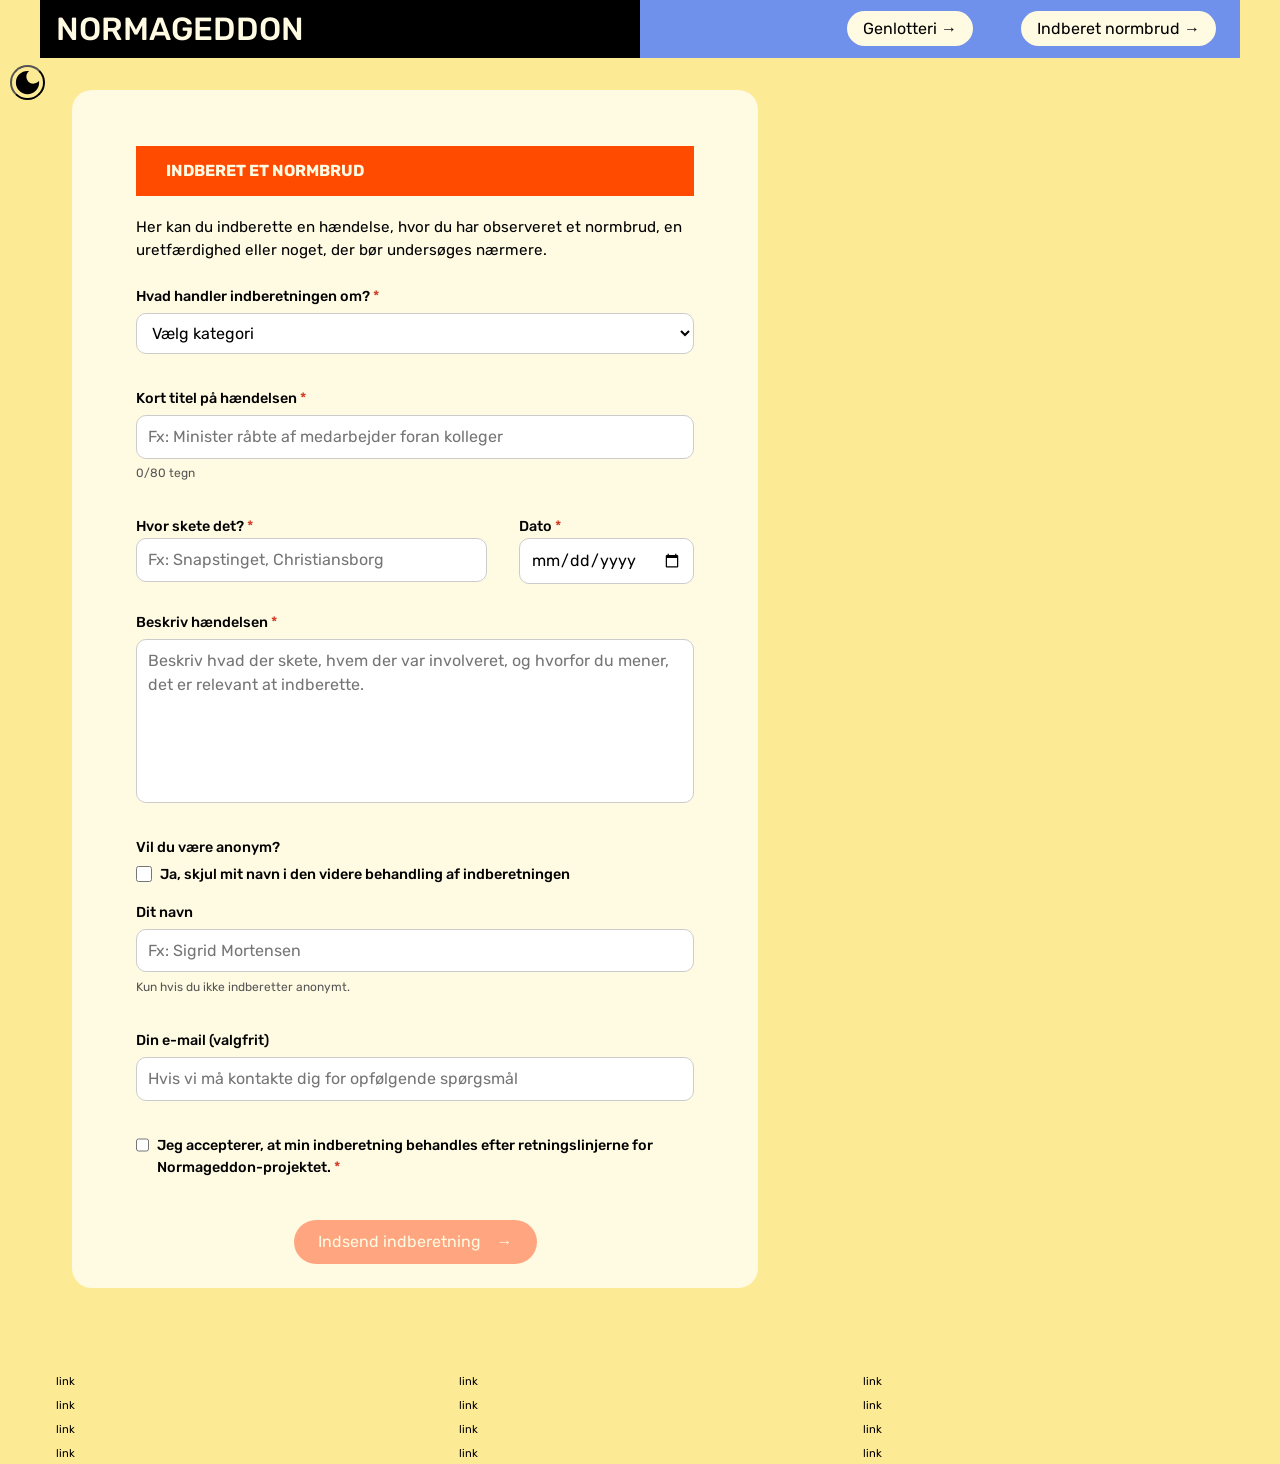
<file: register.html>
<!DOCTYPE html>
<html lang="en">
  <head>
    <meta charset="UTF-8" />
    <meta http-equiv="X-UA-Compatible" content="IE=edge" />
    <meta name="viewport" content="width=device-width, initial-scale=1.0" />
    <link rel="stylesheet" href="css/reset.css" />
    <link rel="stylesheet" href="css/custom.css" />
    <link rel="stylesheet" href="css/fonts.css" />
    <link rel="stylesheet" href="css/general.css" />
    <link rel="stylesheet" href="css/layout.css" />
    <link rel="stylesheet" href="css/burger.css" />
    <link rel="stylesheet" href="css/cards.css" />
    <link rel="stylesheet" href="css/forms.css" />
    <link rel="icon" type="image/png" href="img/fav.png" />
    <title>Normageddon</title>
  </head>
  <body id="register">
    <header>
      <nav>
        <div id="logotype-wrapper" class="logo">
          <a href="index.html"> NORMAGEDDON </a>
        </div>
        <ul class="menu">
          <li><a class="menuItem" href="instruction.html">Genlotteri </a></li>
          <li><a class="menuItem" href="register.html">Indberet normbrud</a></li>
        </ul>
        <button class="burger">
          <span class="line"></span>
          <span class="line"></span>
          <span class="line"></span>
        </button>
      </nav>
      <button id="theme-switch">
        <svg xmlns="http://www.w3.org/2000/svg" height="24px" viewBox="0 -960 960 960" width="24px" fill="#1f1f1f"><path d="M480-120q-150 0-255-105T120-480q0-150 105-255t255-105q14 0 27.5 1t26.5 3q-41 29-65.5 75.5T444-660q0 90 63 153t153 63q55 0 101-24.5t75-65.5q2 13 3 26.5t1 27.5q0 150-105 255T480-120Z"/></svg>
        <svg xmlns="http://www.w3.org/2000/svg" height="24px" viewBox="0 -960 960 960" width="24px" fill="#1f1f1f"><path d="M480-280q-83 0-141.5-58.5T280-480q0-83 58.5-141.5T480-680q83 0 141.5 58.5T680-480q0 83-58.5 141.5T480-280ZM200-440H40v-80h160v80Zm720 0H760v-80h160v80ZM440-760v-160h80v160h-80Zm0 720v-160h80v160h-80ZM256-650l-101-97 57-59 96 100-52 56Zm492 496-97-101 53-55 101 97-57 59Zm-98-550 97-101 59 57-100 96-56-52ZM154-212l101-97 55 53-97 101-59-57Z"/></svg>
      </button>
    </header>

    <main>
      <section id="report-section">
        <article class="report_card">
          <h1>INDBERET ET NORMBRUD</h1>
          <p class="report_intro">
            Her kan du indberette en hændelse, hvor du har observeret et normbrud, en uretfærdighed eller noget, der bør undersøges nærmere.
          </p>
      
          <form id="incidentForm" novalidate>
            <!-- TYPE AF HÆNDELSE -->
            <div class="form_group">
              <label for="incidentType">Hvad handler indberetningen om? <span class="required">*</span></label>
              <select id="incidentType" name="incidentType" required>
                <option value="">Vælg kategori</option>
                <option value="adfærd">Adfærd / normbrud</option>
                <option value="arbejdsmiljø">Arbejdsmiljø / stress</option>
                <option value="diskrimination">Diskrimination / eksklusion</option>
                <option value="andet">Andet</option>
              </select>
              <p class="error_msg" data-error-for="incidentType"></p>
            </div>
      
            <!-- KORT TITEL -->
            <div class="form_group">
              <label for="title">Kort titel på hændelsen <span class="required">*</span></label>
              <input type="text" id="title" name="title" required maxlength="80" placeholder="Fx: Minister råbte af medarbejder foran kolleger">
              <p class="helper_text"><span id="titleCounter">0</span>/80 tegn</p>
              <p class="error_msg" data-error-for="title"></p>
            </div>
      
            <!-- STED -->
            <div class="form_group form_group_inline">
              <div>
                <label for="location">Hvor skete det? <span class="required">*</span></label>
                <input type="text" id="location" name="location" required placeholder="Fx: Snapstinget, Christiansborg">
                <p class="error_msg" data-error-for="location"></p>
              </div>
              <div>
                <label for="date">Dato <span class="required">*</span></label>
                <input type="date" id="date" name="date" required>
                <p class="error_msg" data-error-for="date"></p>
              </div>
            </div>
      
            <!-- BESKRIVELSE -->
            <div class="form_group">
              <label for="description">Beskriv hændelsen <span class="required">*</span></label>
              <textarea id="description" name="description" rows="6" required placeholder="Beskriv hvad der skete, hvem der var involveret, og hvorfor du mener, det er relevant at indberette."></textarea>
              <p class="error_msg" data-error-for="description"></p>
            </div>
      
            <!-- ANONYMITET -->
            <div class="form_group">
              <p class="label_like">Vil du være anonym?</p>
              <label class="checkbox_label">
                <input type="checkbox" id="anonymous" name="anonymous">
                <span>Ja, skjul mit navn i den videre behandling af indberetningen</span>
              </label>
            </div>

            <!-- Navn (skjules hvis anonym) -->
            <div class="form_group" id="nameField">
              <label for="fullName">Dit navn</label>
              <input
                type="text"
                id="fullName"
                name="fullName"
                placeholder="Fx: Sigrid Mortensen"
              >
              <p class="helper_text">Kun hvis du ikke indberetter anonymt.</p>
              <p class="error_msg" data-error-for="fullName"></p>
            </div>
      
            <!-- KONTAKTOPLYSNINGER (VALGFRIT) -->
            <div class="form_group">
              <label for="email">Din e-mail (valgfrit)</label>
              <input type="email" id="email" name="email" placeholder="Hvis vi må kontakte dig for opfølgende spørgsmål">
              <p class="error_msg" data-error-for="email"></p>
            </div>
      
            <!-- SAMTYKKE -->
            <div class="form_group">
              <label class="checkbox_label">
                <input type="checkbox" id="consent" name="consent" required>
                <span>Jeg accepterer, at min indberetning behandles efter retningslinjerne for Normageddon-projektet. <span class="required">*</span></span>
              </label>
              <p class="error_msg" data-error-for="consent"></p>
            </div>
      
            <!-- KNAP -->
            <div class="form_actions">
              <button type="submit" class="cta_btn">Indsend indberetning</button>
              <p id="formSuccess" class="form_success" aria-live="polite"></p>
            </div>
          </form>
        </article>
      </section>
    </main>
    <footer>
      <nav class="some">
        <ul>
          <li><a href="">link</a></li>
          <li><a href="">link</a></li>
          <li><a href="">link</a></li>
          <li><a href="">link</a></li>
        </ul>
      </nav>
      <nav class="another">
        <ul>
          <li><a href="">link</a></li>
          <li><a href="">link</a></li>
          <li><a href="">link</a></li>
          <li><a href="">link</a></li>
        </ul>
      </nav>
      <nav class="yetanother">
        <ul>
          <li><a href="">link</a></li>
          <li><a href="">link</a></li>
          <li><a href="">link</a></li>
          <li><a href="">link</a></li>
        </ul>
      </nav>
    </footer>
    <script src="js/darkmode.js" defer></script>
    <script src="js/burger.js"></script>
    <script src="js/forms.js"></script>
    <!-- <script src="js/main.js"></script> -->
  </body>
</html>
</file>
<file: css/custom.css>
:root{
  /* Colours */
  --color-bg: #FCEB94; /* page background /*

  /* Header */
  --color-head-bg: #FF4B00;

  /* Logotype */
  --color-logotype-bg: #000;
  --color-text-logotype: #fffae2;
  --font-logotype-size: 2rem;

  /* Global menu */
  --color-menu-bg: #6F90EB;
  /* Links */
  --color-link-bg: #FFFAE2;
  --color-link-hover: #fff; /* used */
  --color-link-active: #99958f; /* used */
  --border-radius-links: 20px;

  /* Headlines og rubrik */
  --font-h1-size: 1rem;
  --font-sub1-size: 1rem;
  --font-h2-size: 1rem;
  --font-h3-size: 1rem;
  --color-headline-bg: #000;
  --color-headline-text-page: #FFFAE2;

  /* Tekst */
  --color-text: #000;
  --color-text-inverted: #FFFAE2;

  /*  Marginer */

  /* Borders */
  --border-radius: 20px;

  /* Cards */
  --color-card-bg: #ffffff;
  --color-cta-card-bg: #FF4B00;
  /* news-cards */
  --color-news-bg: #FFFAE2;
  --color-news-bg-inverted: #DBE2F5;
  --color-cta-newscard-bg: #FFA680;
  --color-cta-newscard-bg-inverted: #6F90EB;

  /* Fonts */
  --font-family-sans:"rubik", ui-sans-serif;
  --font-weight-light: 300;
  --font-weight-regular: 400;
  --font-weight-medium: 500;
  --font-weight-bold: 700;

  /* Text sizes */
  --logotype-size: 1rem;
  --headline1-size: 3rem;
  --headline2-size: 2.25rem;
  --headline3-size: 2rem;
  --bodytext-size: 1.25rem;
  --cta-text-size: 1.25rem;
  --followup-text-size: 1rem;
  --form-submit-size: 0.875rem;

  /* Infographics */
  --color-info-bg: #FFFFFF;
  --color-infobox-1-bg: #FCEB94;
  --color-infobox-2-bg: #DEF5DB;
}

.darkmode{
  /* DARK MODE */
  /* Base baggrund – meget mørk, men ikke helt sort */
  --color-bg: #181821;

  /* Header – mørk baggrund med dæmpet, varm brandorange */
  --color-head-bg: #300101;

  /* Logotype */
  --color-logotype-bg: #181821;           /* ikke ren sort */
  --color-text-logotype: #8a8884;        /* varm, lys tekst */
  --font-logotype-size: 2rem;            /* uændret */

  /* Global menu – mørkere, mere dæmpet blå, så den matcher dark mode */
  --color-menu-bg: #27345E;

  /* Links / knapper */
  --color-link-bg: #232430;              /* lysere end baggrund = fremhævet */
  --color-link-hover: #8a8884;           /* ikke ren hvid */
  --color-link-active: #8a8884;          /* lidt lysere, god kontrast */
  --border-radius-links: 20px;

  /* Mørk rubrikbaggrund, så teksten står klart */
  --color-headline-bg: #000000;
  --color-headline-text-page: #b2b2be;   /* varm, off-white */

  /* Tekstfarver */
  --color-text: #b2b2be;                 /* primær tekst (lys, men ikke #fff) */
  --color-text-inverted: #b2b2be;        /* bruges på lyse flader/CTA-kort */

  /* Cards – lysere end baggrunden, så de træder frem */
  --color-card-bg: #464646;

  /* CTA cards – brand-orange, men mørkere og lidt mindre satureret */
  --color-cta-card-bg: #300101;

  /* News-cards – to nuancer, begge mørke men tydeligt adskilte */
  --color-news-bg: #6c6c70;              /* primær nyhedsboks */
  --color-news-bg-inverted: #202738;     /* “inverted” variant m. blåligt skær */

  /* CTA inde i nyhedskort – matcher brandfarver dæmpet */
  --color-cta-newscard-bg: #2e2b29;      /* varm orange */
  --color-cta-newscard-bg-inverted: #3C4C86; /* mørk, dæmpet blå */

  /* Infographics – ikke kridhvide bokse i dark mode */
  --color-info-bg: #4e5286;
  --color-infobox-1-bg: #2C2730;   /* varm grå m. hint af din gule brandfarve */
  --color-infobox-2-bg: #23322B;   /* mørk grønlig grå til variation */
}

body{
  background-color: var(--color-bg);
  color: var(--color-text);
}

html {
  background-color: var(--color-bg);
}

.cta-button{
  background-color: var(--base-color);
}
#theme-switch{
height: 35px;
width: 35px;
padding: 0%;
border-radius: 50%;
background-color: var(--base-variant);
display: flex;
justify-content: center;
align-items: center;
position: fixed;
top: 65px;
left: 10px;
}
#theme-switch svg{
  fill: var(--primary-color);
}
#theme-switch svg:last-child{
  display: none;
}
.darkmode #theme-switch svg:first-child{
  display: none;
}
.darkmode #theme-switch svg:last-child{
  display: block;
}
</file>
<file: css/fonts.css>
@font-face {
  font-family: "Rubik";
  src: url("../fonts/Rubik-VariableFont_wght.woff2") format("woff2"), url("/fonts/Rubik-Regular.woff") format("woff");
  font-weight: var(--font-weight-regular);
  font-style: normal;
}

@font-face {
  font-family: "Rubik";
  src: url("../fonts/Rubik-VariableFont_wght.woff2") format("woff2");
  font-weight: var(--font-weight-bold);
  font-style: normal;
}

@font-face {
  font-family: "Rubik";
  src: url("../fonts/Rubik-VariableFont_wght.woff2") format("woff2");
  font-weight: var(--font-weight-light);
  font-style: normal;
}
@font-face {
  font-family: "Rubik";
  src: url("../fonts/Rubik-VariableFont_wght.woff2") format("woff2");
  font-weight: var(--font-weight-medium);
  font-style: normal;
}
</file>
<file: css/general.css>
html {
  font-family: var(--font-family-sans);
  color: var(--color-text);
  background-color: var(--color-bg);
}

header {
  height: min-content;
}

#main-disclamer {
  height: 225px;
  background-color: var(--color-head-bg);
  display: flex;
  justify-content: flex-start;
  align-items: center;
  padding-left: 2rem;
  padding-bottom: 2%;
  margin-bottom: var(--margin-head-bottom);
}

#main-disclamer-content {
  display: flex;
  column-gap: 1rem;
}

main section {
  padding: 20px;
  border-radius: var(--border-radius);
}

h1 {
  font-size: var(--font-h1-size);
  font-weight: var(--font-weight-bold);
  color: var(--color-text-inverted);
  margin: 5px 0;
  line-height: 1.3rem;
  text-align: left;
}

#instruction h1,
#register h1 {
  margin: 40px 0 20px 0;
  padding: 15px 30px;
  background-color: var(--color-head-bg);
  font-size: var(--font-h2-size);
}

#instruction p {
  grid-column: 1/-1;
  margin-bottom: 20px;
  font-size: var(--font-h2-size);
  line-height: 1.5rem;
}

.sub {
  font-size: var(--font-sub1-size);
  font-weight: var(--font-weight-light);
  color: var(--color-text-inverted);
}

h2 {
  font-size: var(--headline2-size);
}

h3 {
  font-size: var(--headline3-size);
}

main>h1 {
  width: calc(80% - 6rem);
}

/* NAVIGATION STRUCTURES */
header>nav {
  height: 100%;
  background-color: var(--color-menu-bg);
}

nav ul {
  list-style: none;
}

a {
  font-family: var(--font-family-sans);
}

nav a {
  text-decoration: none;
  color: var(--color-text);
}

/* Måske skal du lave en ny regel for logotype-wrapper, når du har lavet din logotype */
#logotype-wrapper {
  background-color: var(--color-logotype-bg);
  display: flex;
  justify-content: flex-start;
  align-items: center;
  height: 3.6rem;
}

#logotype-wrapper>a {
  color: var(--color-text-logotype);
  font-size: var(--font-logotype-size);
  font-weight: var(--font-weight-medium);
  width: max-content;
  margin-left: 1rem;
}

/* Global menu */
header nav li a {
  margin: 1.5rem;
  background-color: var(--color-link-bg);
  color: var(--color-text);
  font-size: var(--followup-text-size);
  padding: 0.5rem 1rem;
  border-radius: var(--border-radius-links);
}

/* Pilen efter menu-tekst */
header>nav li>a:after {
  content: " \2192";
}

/* Global menu hover effekt - Lav den om til det, du synes */
nav a:hover {
  background-color: var(--color-link-hover);
}

nav a:active {
  background-color: var(--color-link-active);
}

/* FOOTER */
footer a {
  font-size: 0.7rem;
}
</file>
<file: css/layout.css>
/* LAYOUT FOR MAIN CONTENT */
body {
  display: grid;
  grid-template-rows: auto 1fr auto;
  height: 100vh;
  max-width: 1200px;
  margin: 0 auto;
}
main {
  display: grid;
  row-gap: 1rem;
}
main > *:not(:first-child) {
  margin: 0 1rem;
}
main {
  grid-template-rows: min-content min-content 1fr min-content;
}
#instruction main {
  grid-template-rows: min-content min-content min-content 1fr min-content;
}
/* LAYOUT FOR HEADER AND FOOTER */
footer {
  display: grid;
  gap: 10px;
}
header nav,
footer nav {
  display: flex;
  justify-content: space-between;
  align-items: center;
}
header nav > * {
  flex: 1;
}
nav ul {
  display: flex;
  justify-content: flex-end;
}
header ul {
  height: 100%;
  width: clamp(175px, 50%, 300px);
}
footer ul {
  flex-direction: column;
  padding-left: 1rem;
}

/* LAYOUT FOR SECTIONS */
#daily,
#breaking {
  display: grid;
}
#daily {
  grid-template-rows: repeat(2, minmax(200px, min-content));
  gap: 1rem;
}
#breaking {
  grid-template-rows: repeat(auto-fit, minmax(50px, min-content));
  gap: 0;
}

@media (width > 600px) {
  #frontpage > main {
    grid-template-columns: 6fr 3fr;
    grid-template-rows: auto 1fr auto;
  }
  #instruction > main,
  #register > main {
    grid-template-columns: 5fr 3fr;
    grid-template-rows: auto auto 1fr auto;
  }

  .qr {
    order: 1;
  }

  h1 {
    grid-column: 1 / -1;
  }
  footer {
    grid-template-columns: 1fr 1fr 1fr;
  }
}

/* LAYOUT FOR HOTSPOTS */
/* --- Tooltip styling --- */
.tooltip {
  position: absolute;
  display: none;
  background: rgba(0, 0, 0, 0.8);
  color: white;
  font-size: 0.9rem;
  padding: 6px 10px;
  border-radius: 6px;
  pointer-events: none;
  z-index: 1000;
  max-width: 200px;
  line-height: 1.4;
}

/* --- Hotspot markering --- */
svg .hotspot {
  cursor: pointer;
  pointer-events: all;
  transition: opacity 0.2s ease;
}

svg .hotspot:hover {
  opacity: 0.8;
  filter: drop-shadow(0 0 6px rgba(0,0,0,0.4));
}


/* Åbn-knap 
.openModal {
    background: #ff6a00;
    border: none;
    padding: 14px 28px;
    border-radius: 30px;
    font-size: 18px;
    color: white;
    cursor: pointer;
}
*/

/* ---- MODAL OVERLAY ---- */
.modal_overlay {
    position: fixed;
    top: 0;
    left: 0;
    width: 100%;
    height: 100%;
    background: rgba(0,0,0,0.55);
    display: flex;
    justify-content: center;
    align-items: center;

    opacity: 0;
    visibility: hidden;
    transition: opacity .4s ease, visibility .4s ease;
}

.modal_overlay.active {
    opacity: 1;
    visibility: visible;
}

/* ---- MODAL BOX ---- */
.modal_box {
  background: #ffffff;
  width: 90%;
  max-width: 400px;
  max-height: 100vh;     /* ← NYT */
  padding: 25px 20px;
  border-radius: 15px;
  position: relative;
  box-shadow: 0 10px 30px rgba(0,0,0,0.25);
  overflow-y: auto;     /* ← NYT */
}


.modal_overlay.active .modal_box {
    transform: translateY(0);
    opacity: 1;
}

/* Luk knap */
.close_btn {
    position: absolute;
    top: 10px;
    right: 10px;
    background: #6F90EB;
    color: white;
    border: none;
    width: 20px;
    height: 22px;
    border-radius: 0%;
    cursor: pointer;
}

/* Popup tekster */
.popup_title {
    margin-top: 0;
    font-size: 24px;
    font-weight: bold;
}

.popup_subtitle {
    margin-top: -10px;
    color: #333;
}

.popup_img {
    width: 100%;
    border-radius: 12px;
    margin: 20px 0;
}

/* Details popover */
.popover summary {
    cursor: pointer;
    margin-top: 15px;
    font-weight: bold;
}

.popover_box {
    padding: 12px;
    border-radius: 10px;
    background: #f0f0f0;
    margin-top: 8px;
}
.grid-2 {
    display: grid;
    grid-template-columns: 1fr 1fr;
    gap: 20px;
}

.popup_img {
  width: 100%;
  border-radius: 12px;
  margin: 16px 0 18px;
}

.grid-2 {
  display: grid;
  grid-template-columns: 1fr 1fr;
  gap: 14px;
  font-size: 12px;
  line-height: 1.4;
}

/* Brødtekst i popuppen */
.modal_box p {
  font-size: 12px;
  line-height: 1.4;
  margin-bottom: 12px;
}

/* Mellemrubrikker */
.modal_box h2 {
  font-size: 13px;
  margin: 0 0 4px;
  font-weight: 700;
}

/* Orange header-bjælke der svæver */
.modal_header {
  background: #FF4B00;        /* orange */
  color: #FFFAE2;             /* creme-hvid tekst */
  padding: 10px 16px;         /* lidt luft inde i bjælken */
  border-radius: 0px;        /* afrundede kanter hele vejen */
  margin: 0 -20px 15px -20px;        /* afstand til næste element */
  width: 100%;
  box-sizing: border-box;
}

/* Selve h1 i bjælken */
.modal_header .popup_title {
  margin: 0;
  font-size: 1rem;            /* stil som i zombie-eksemplet */
  font-weight: 700;
  color: #FFFAE2;             /* hvid skrift */
}

#modalOverlay2 .modal_box {
  max-width: 660px;
}

.grid-3 {
  display: grid;
  grid-template-columns: repeat(3, 1fr);
  gap: 14px;
  font-size: 12px;
  line-height: 1.4;
}

#modalOverlay2 .popup_img {
  width: 80%;          /* gør billedet mindre */
  max-width: 600px;    /* sæt et loft */
  margin: 20px auto;   /* centrer billedet */
  display: block;      /* gør centrerings-reglen aktiv */
  border-radius: 0px; /* samme afrunding som før */
}

.cta_btn {
  background: #ffa680;
  border-radius: 30px;
  padding: 10px 24px;
  font-size: 16px;
  color: #fffae2;
  border: none;
  cursor: pointer;
  transition: transform 0.5s cubic-bezier(0.86, 0, 0.14, 1);
}

.cta_btn:hover {
  background-color: #6F90EB;
  transform: scale(1.1);
}

#main-disclamer-content {
  display: flex;
  align-items: center;        /* Vertikal centrering */
  gap: 2rem;                  /* Luft mellem ikon og tekst */
}

/* Styr ikonets størrelse */
#main-disclamer-content img {
  width: 400px;               /* Ændr denne for at regulere størrelse */
  height: auto;
  display: block;
}

#main-disclamer-content div {
  max-width: 600px;           /* Holder tekstfeltet pænt */
}

nav {
  position: relative;
  z-index: 1000;
}
</file>
<file: css/burger.css>
.burger {
  width: 30px;
  height: 20px;
  cursor: pointer;
}

.burger .line {
  display: block;
  width: 100%;
  height: 2px;
  background-color: #333333;
  margin-bottom: 5px;
  transition: 0.2s linear;
}
.burger {
  display: none;
}
@media screen and (width < 800px) {
  .menu {
    display: none;
  }
  .logo {
    flex: 0 0 50vw;
  }
  .burger {
    display: block;
    background-color: transparent;
    border: 0;
    flex: 0 0 auto;
    margin: 0 20px;
  }
  .burger.active .line:nth-child(1) {
    transform: rotate(45deg) translate(5px, 5px);
    transition: 0.2s linear;
  }
  .burger.active .line:nth-child(2) {
    opacity: 0;
    transition: 0.15s linear;
  }
  .burger.active .line:nth-child(3) {
    transform: rotate(-45deg) translate(5px, -5px);
    transition: 0.2s linear;
  }
  nav.active .menu {
    display: block;
    background-color: var(--color-menu-bg);
    position: absolute;
    top: 3.6rem;
    right: 0;
    width: clamp(200px, 50vw, 400px);
    z-index: 1;
    opacity: 0.8;
  }
  header > nav li > a:after {
    content: "";
  }
  nav.active .menu li {
    margin: 40px 20px;
    text-align: right;
  }
  nav.active .menu a {
    font-size: 24px;
  }
}
</file>
<file: css/cards.css>
.daily_card {
  background-color: var(--color-card-bg);
  display: grid;
  grid-template-columns: 3fr 5fr;
  gap: 15px;
  padding: 40px 0 40px 20px;
  border-radius: var(--border-radius);
  height: minmax(200px, min-content);
}
.daily_text {
  display: grid;
  grid-template-rows: repeat(3, min-content);
  gap: 10px;
}
.daily_text h2 {
  background-color: var(--color-headline-bg);
  color: var(--color-text-inverted);
  font-size: var(--headline2-size);
  padding: calc(1.1rem / 1.5) 0 calc(1.1rem / 2) 1rem;
  margin: 0 0 0.5rem 0;
}
.daily_text p {
  padding-right: 2rem;
  margin: 0 0 1.5625rem 0;
}
.daily_text .cta_btn {
  justify-self: left;
  width: 80%;
}
.daily_img {
  width: 100%;
  height: 100%;
  object-fit: cover;
}
.news_card {
  background-color: var(--color-news-bg);
  display: grid;
  grid-template-rows: repeat(min-content);
  gap: 0.4rem;
  padding: 1rem 0;
  height: minmax(300px, min-content);
}
.news_card:nth-child(2n) {
  background-color: var(--color-news-bg-inverted);
}
.news_card > * {
  padding: 0 1rem;
}
.news_card h3 {
  margin: 1.5rem 0 0 0;
}
.news_card p {
  margin: 0 0 1.5rem 0;
}
.news_card:first-child:before {
  content: "BREAKING NEWS";
  background-color: var(--color-headline-bg);
  color: var(--color-headline-text-page);
  font-size: var(--font-h2-size);
  font-weight: var(--font-weight-medium);
  text-align: center;
  line-height: 1rem;
  padding: calc(1.1rem / 1.5) 0 calc(1.1rem / 2) 0;
}
.news_card:first-child {
  border-radius: var(--border-radius) var(--border-radius) 0 0;
}
.news_card:last-child {
  border-radius: 0 0 var(--border-radius) var(--border-radius);
}

.news_card .cta_btn {
  justify-self: center;
}
.cta_btn {
  display: inline-block;
  padding: 0.4rem 1rem;
  background-color: var(--color-cta-card-bg);
  color: var(--color-text-inverted);
  text-decoration: none;
  width: max-content;
  border-radius: var(--border-radius);
}
.news_card .cta_btn {
  background-color: var(--color-cta-newscard-bg);
}
.news_card:nth-of-type(2n) .cta_btn {
  background-color: var(--color-cta-newscard-bg-inverted);
  color: var(--color-text);
}
.cta_btn:after {
  content: "\2192";
  margin-left: 1rem;
}
</file>
<file: css/infographic.css>
#head-txt {
  fill: rgb(54, 54, 54);
}
.info-graphic,
.info-text {
  background-color: var(--color-info-bg);
  padding: 20px 0;
}
.info-graphic {
  border-radius: 0;
  margin: 60px auto 80px auto;
}
.info-text h2 {
  line-height: 3rem;
  text-align: center;
  background-color: var(--color-headline-bg);
  color: var(--color-headline-text-page);
  margin-bottom: 1rem;
}
.info-text h3 {
  font-size: 0.8rem;
  line-height: 0.8rem;
  font-weight: 600;
  margin: 0;
  padding: 0;
}
.info-text > *:not(:first-child) {
  margin: 0 clamp(1rem, 10%, 7rem);
}
.info-text p {
  font-size: 0.8rem;
  line-height: 1.3;
  margin: 0 0 1.2rem 0;
  padding: 0;
}
.info-box {
  padding: 1.5rem 1rem 0.5rem 1rem;
  background-color: var(--color-infobox-1-bg);
}
.info-box:nth-of-type(2n) {
  background-color: var(--color-infobox-2-bg);
}

/* SVG baggrund GUL */

svg {
  background-color: #FCEB94;
}

section.info-graphic {
  background: #FCEB94;
  padding: 20px 0;
  margin: 0;            /* ← fjern hvide kanter i siderne */
}
</file>
<file: css/forms.css>
#webform {
  background-color: var(--form-background-color);
}

#form-section,
#form-summary {
  background-color: var(--info-background-color);
  padding: 0;
}
#form-summary h2 {
  line-height: 3rem;
  text-align: center;
  background-color: var(--headline-bg-color-inverted);
  color: var(--headline-color-inverted);
  padding-top: 5px;
}
#form-summary h3 {
  font-size: 0.8rem;
  line-height: 0.8rem;
  font-weight: 600;
  margin: 0;
  padding: 0;
}
#form-summary > *:not(:first-child) {
  margin: 0 clamp(1rem, 10%, 7rem);
}
#form-summary p {
  font-size: 0.8rem;
  line-height: 1.3;
  margin: 0 0 1.2rem 0;
  padding: 0;
}

/* Sektion / kort */
#report-section {
  padding: 2rem 2rem;
}

.report_card {
  background: var(--color-news-bg, #DBE2F5);
  border-radius: var(--border-radius, 20px);
  padding: 1rem 4rem;
  max-width: 720px;
  margin: 0 auto;
}

.report_card h1 {
  font-size: var(--headline1-size, 2rem);
  margin-bottom: 0.5rem;
}

.report_intro {
  font-size: 0.95rem;
  margin-bottom: 1.5rem;
}

/* Formular layout */
#incidentForm {
  display: grid;
  gap: 1rem;
}

.form_group {
  display: grid;
  gap: 0.35rem;
}

.form_group_inline {
  grid-template-columns: 2fr 1fr;
  gap: 2rem;
}

@media (max-width: 600px) {
  .form_group_inline {
    grid-template-columns: 1fr;
  }
}

/* Labels, inputs, textarea, select */
label,
.label_like {
  font-size: 0.9rem;
  font-weight: 500;
}

.required {
  color: #d33d27;
}

input[type="text"],
input[type="email"],
input[type="date"],
select,
textarea {
  font: inherit;
  border-radius: 10px;
  border: 1px solid #ccc;
  padding: 0.55rem 0.7rem;
  background: #fff;
  width: 100%;
}

input[type="text"]:focus,
input[type="email"]:focus,
input[type="date"]:focus,
select:focus,
textarea:focus {
  outline: 2px solid #6F90EB;
  border-color: #6F90EB;
}

/* Checkbox */
.checkbox_label {
  display: flex;
  align-items: flex-start;
  gap: 0.5rem;
  font-size: 0.9rem;
}

.checkbox_label input[type="checkbox"] {
  margin-top: 0.15rem;
}

/* Hjælpetekst & fejl */
.helper_text {
  font-size: 0.75rem;
  color: #555;
}

.error_msg {
  font-size: 0.78rem;
  color: #d33d27;
  min-height: 1em;
}

/* Knap og succes-besked */
.form_actions {
  margin-top: 0.5rem;
  display: flex;
  flex-direction: column;
  gap: 0.5rem;
}

.form_success {
  font-size: 0.9rem;
  color: #166534; /* grøn */
}

/* Din eksisterende cta_btn får bare lidt hover */
.cta_btn {
  background: var(--color-cta-newscard-bg, #ffa680);
  border-radius: 30px;
  padding: 10px 24px;
  font-size: 16px;
  color: var(--color-text-inverted, #fffae2);
  border: none;
  cursor: pointer;
  transition: transform 0.2s cubic-bezier(0.86,0,0.14,1),
              box-shadow 0.2s ease;
}

.cta_btn:hover {
  transform: scale(1.03);
  box-shadow: 0 6px 12px rgba(0,0,0,0.18);
}

.cta_btn:focus {
  outline: 2px solid #231f20;
  outline-offset: 2px;
}

.form_actions .cta_btn {
  width: auto;            /* ← Knappen bliver kun så bred som indholdet */
  display: inline-block;  /* ← Sikrer naturlig størrelse */
  align-self: center;     /* ← Centrerer knappen i boksen */
  padding: 10px 24px;     /* ← Kan du tilpasse frit */
}

#nameField {
  display: grid;   /* synligt som standard */
  gap: 0.35rem;    /* samme spacing som andre form_group */
}

#nameField.hidden {
  display: none;   /* skjul feltet, når klassen 'hidden' er på */
}
</file>
